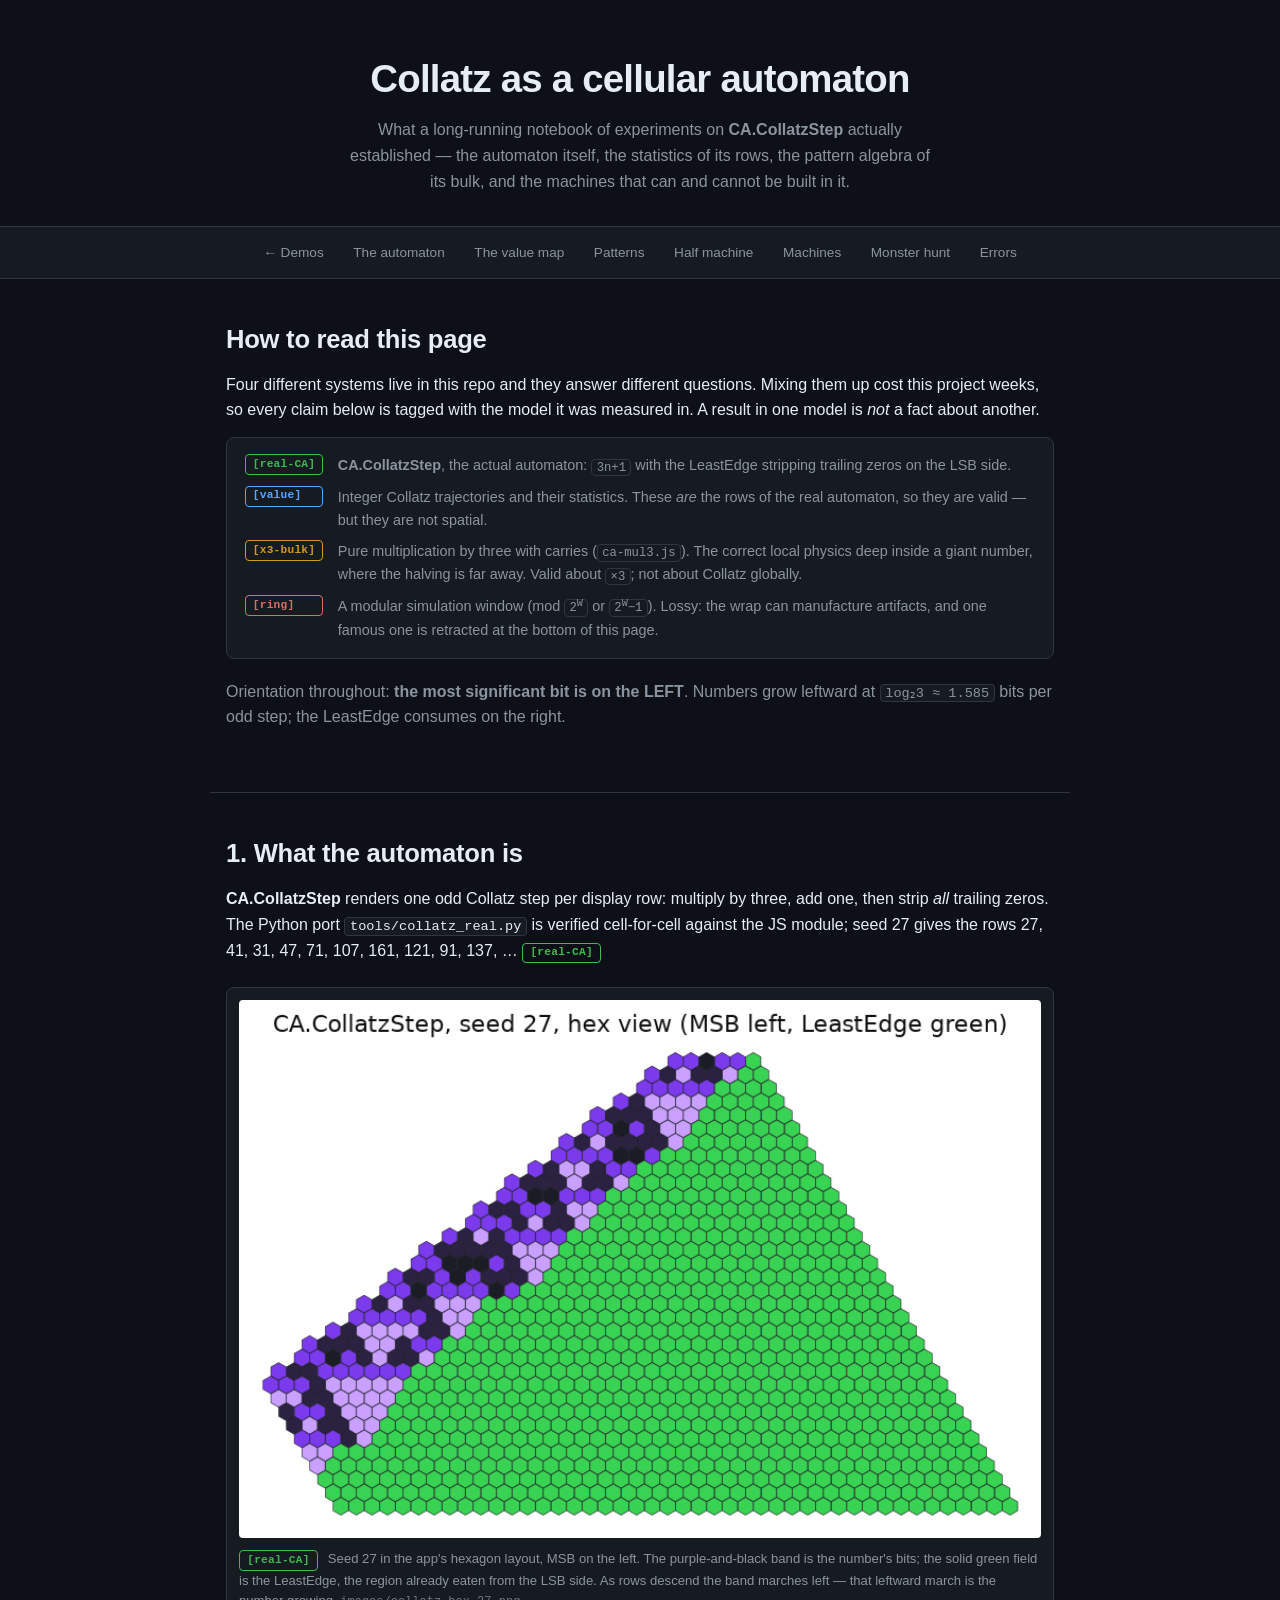
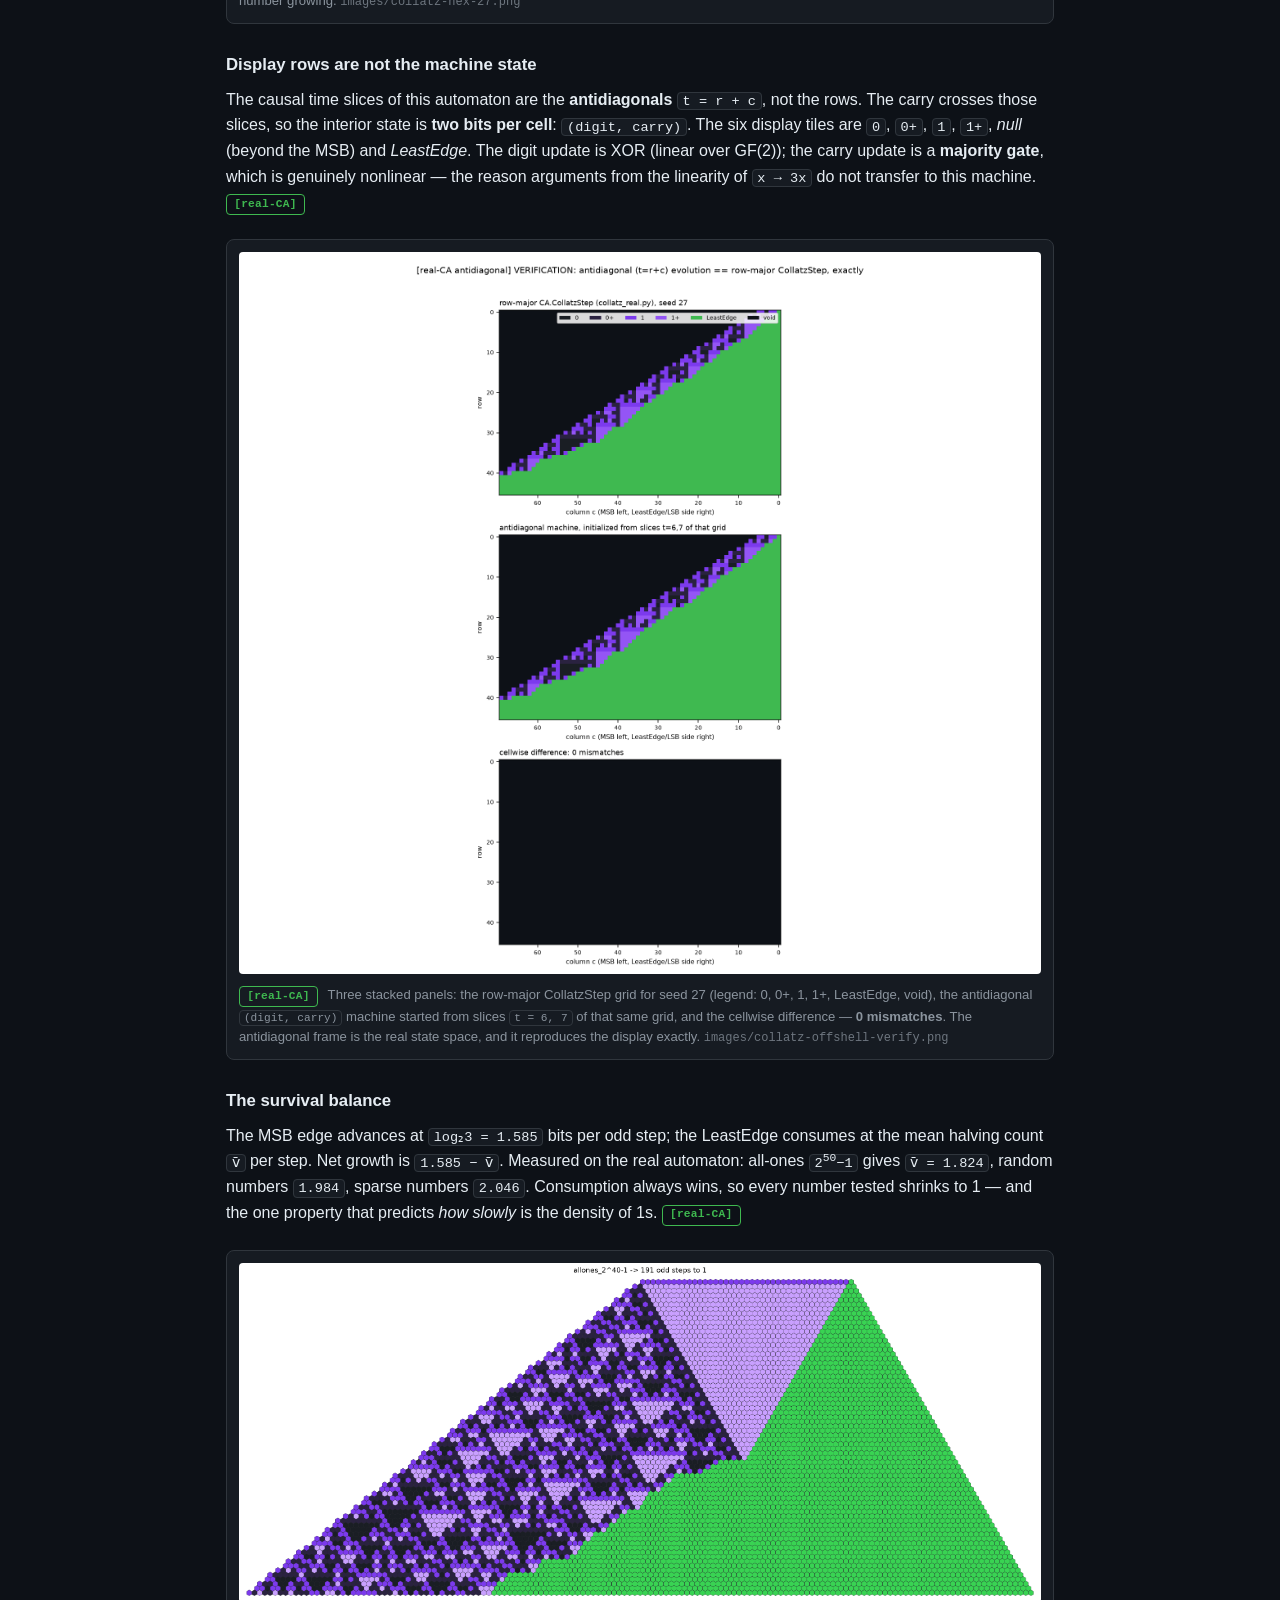
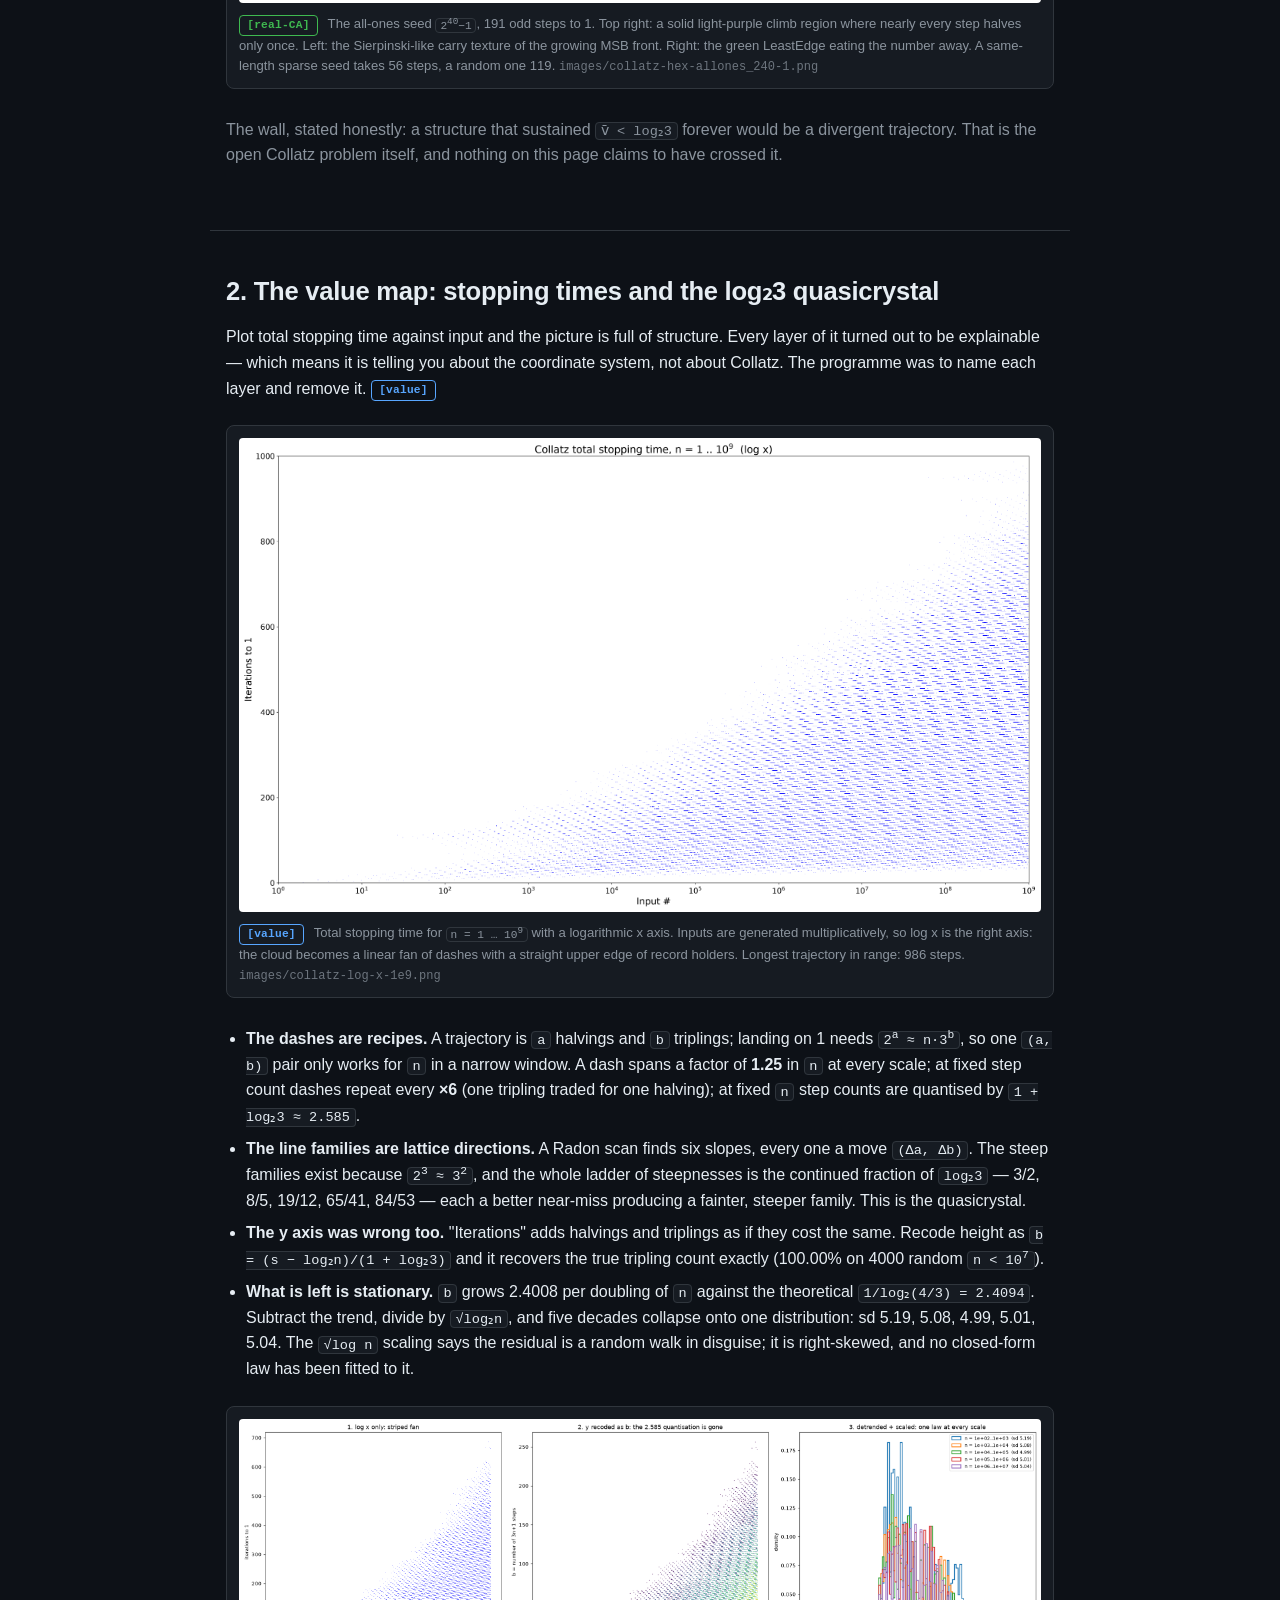
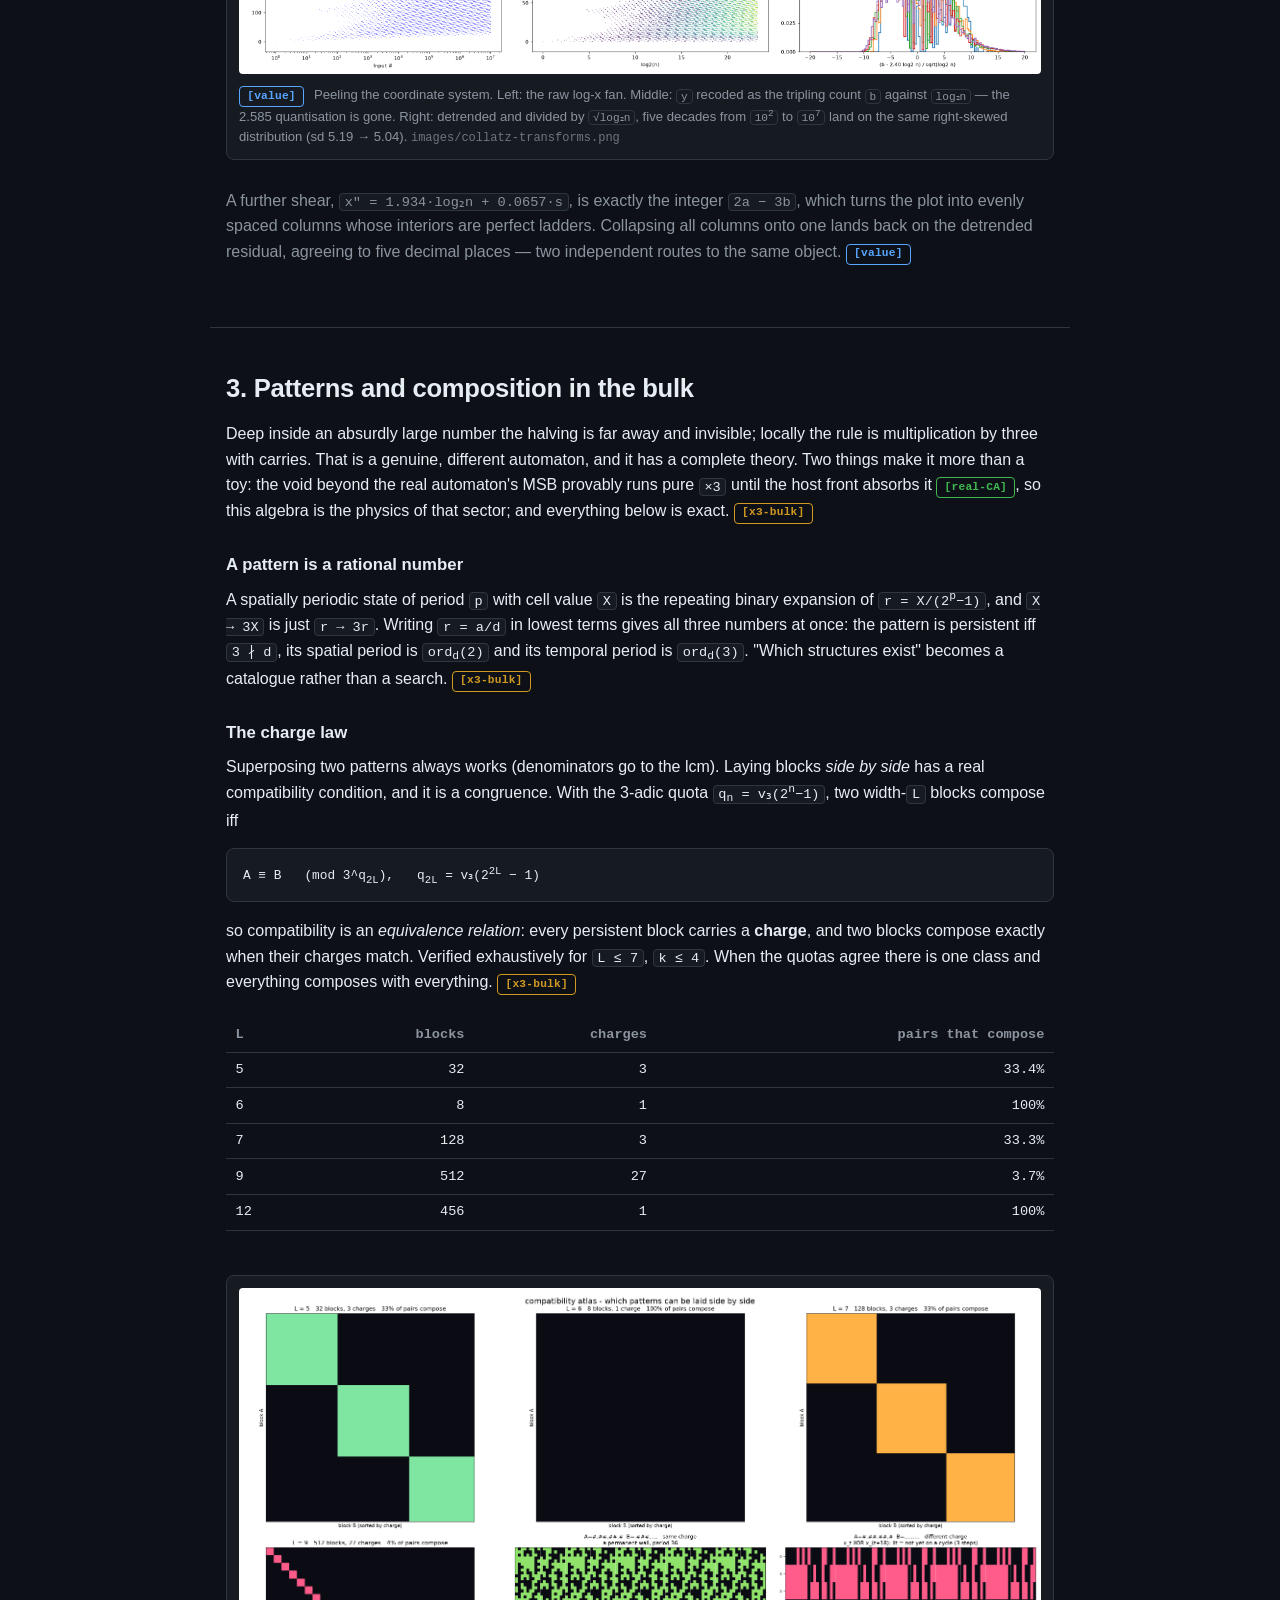
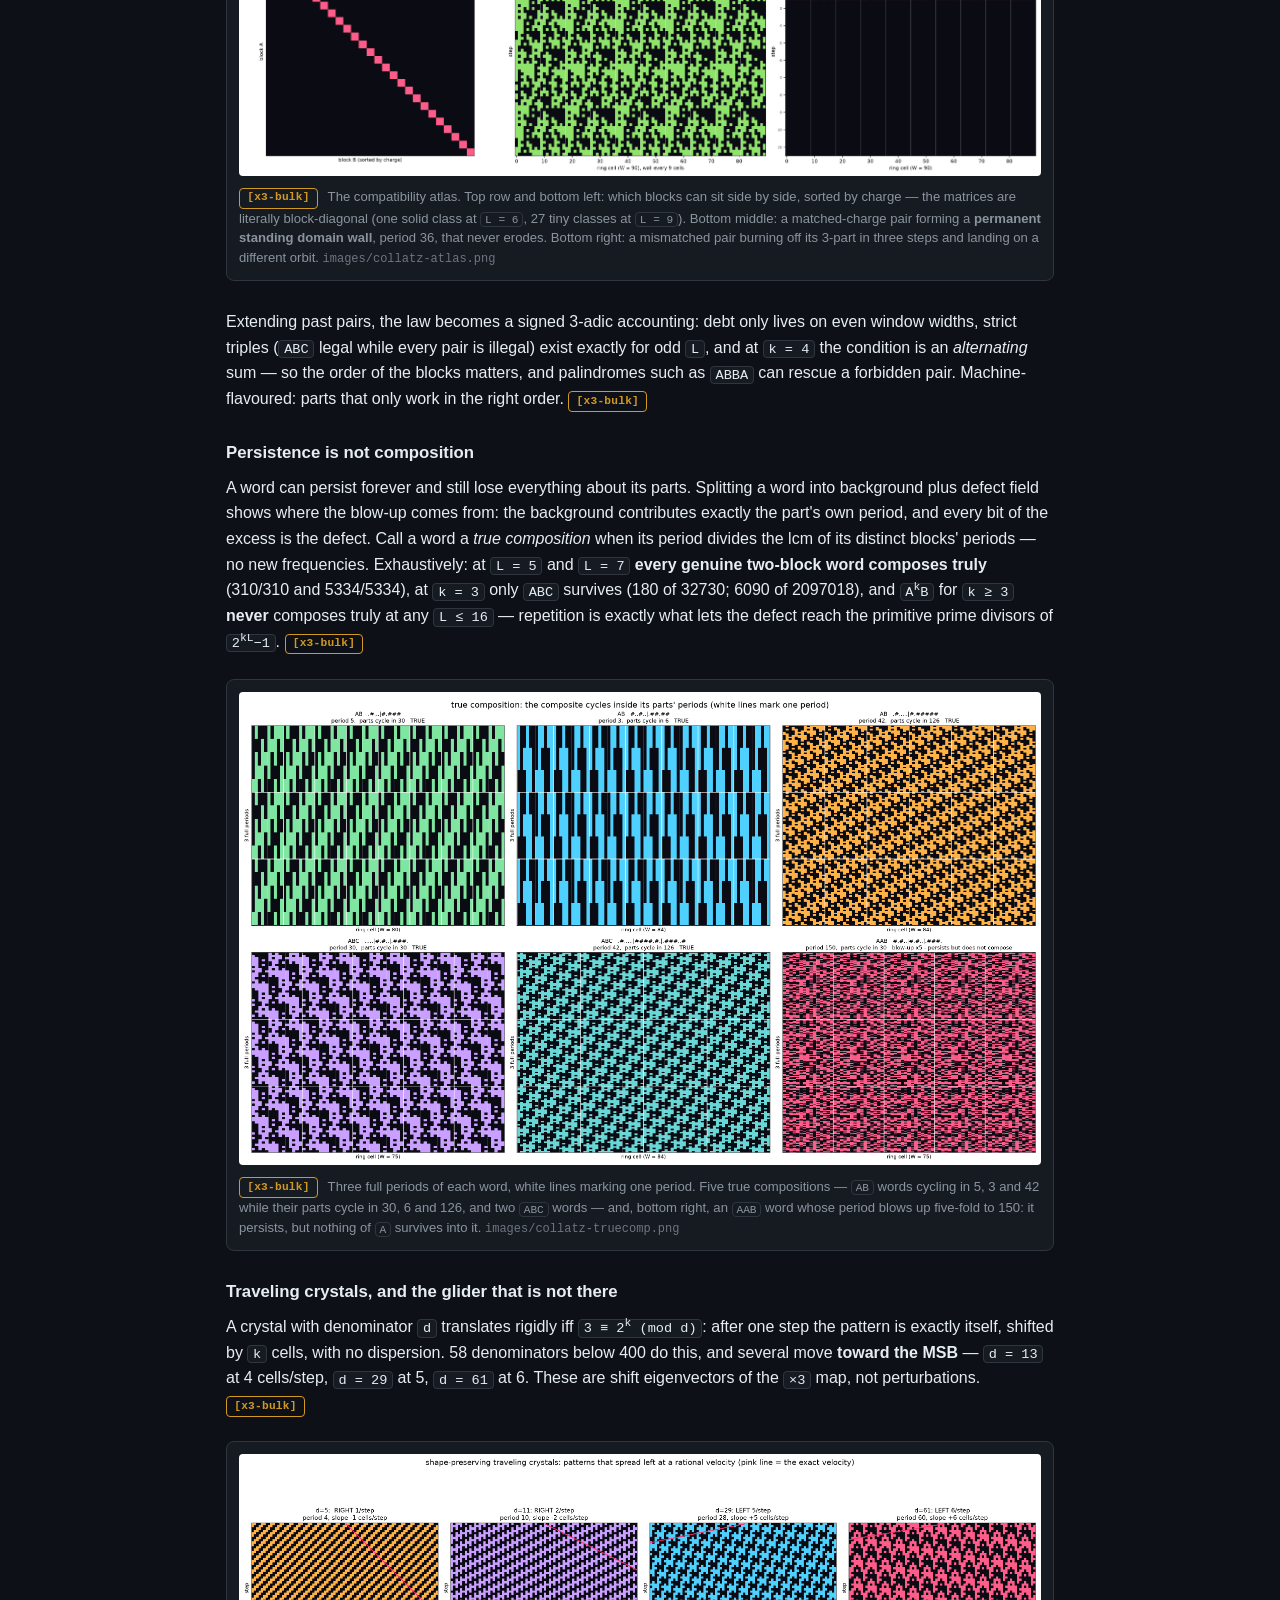
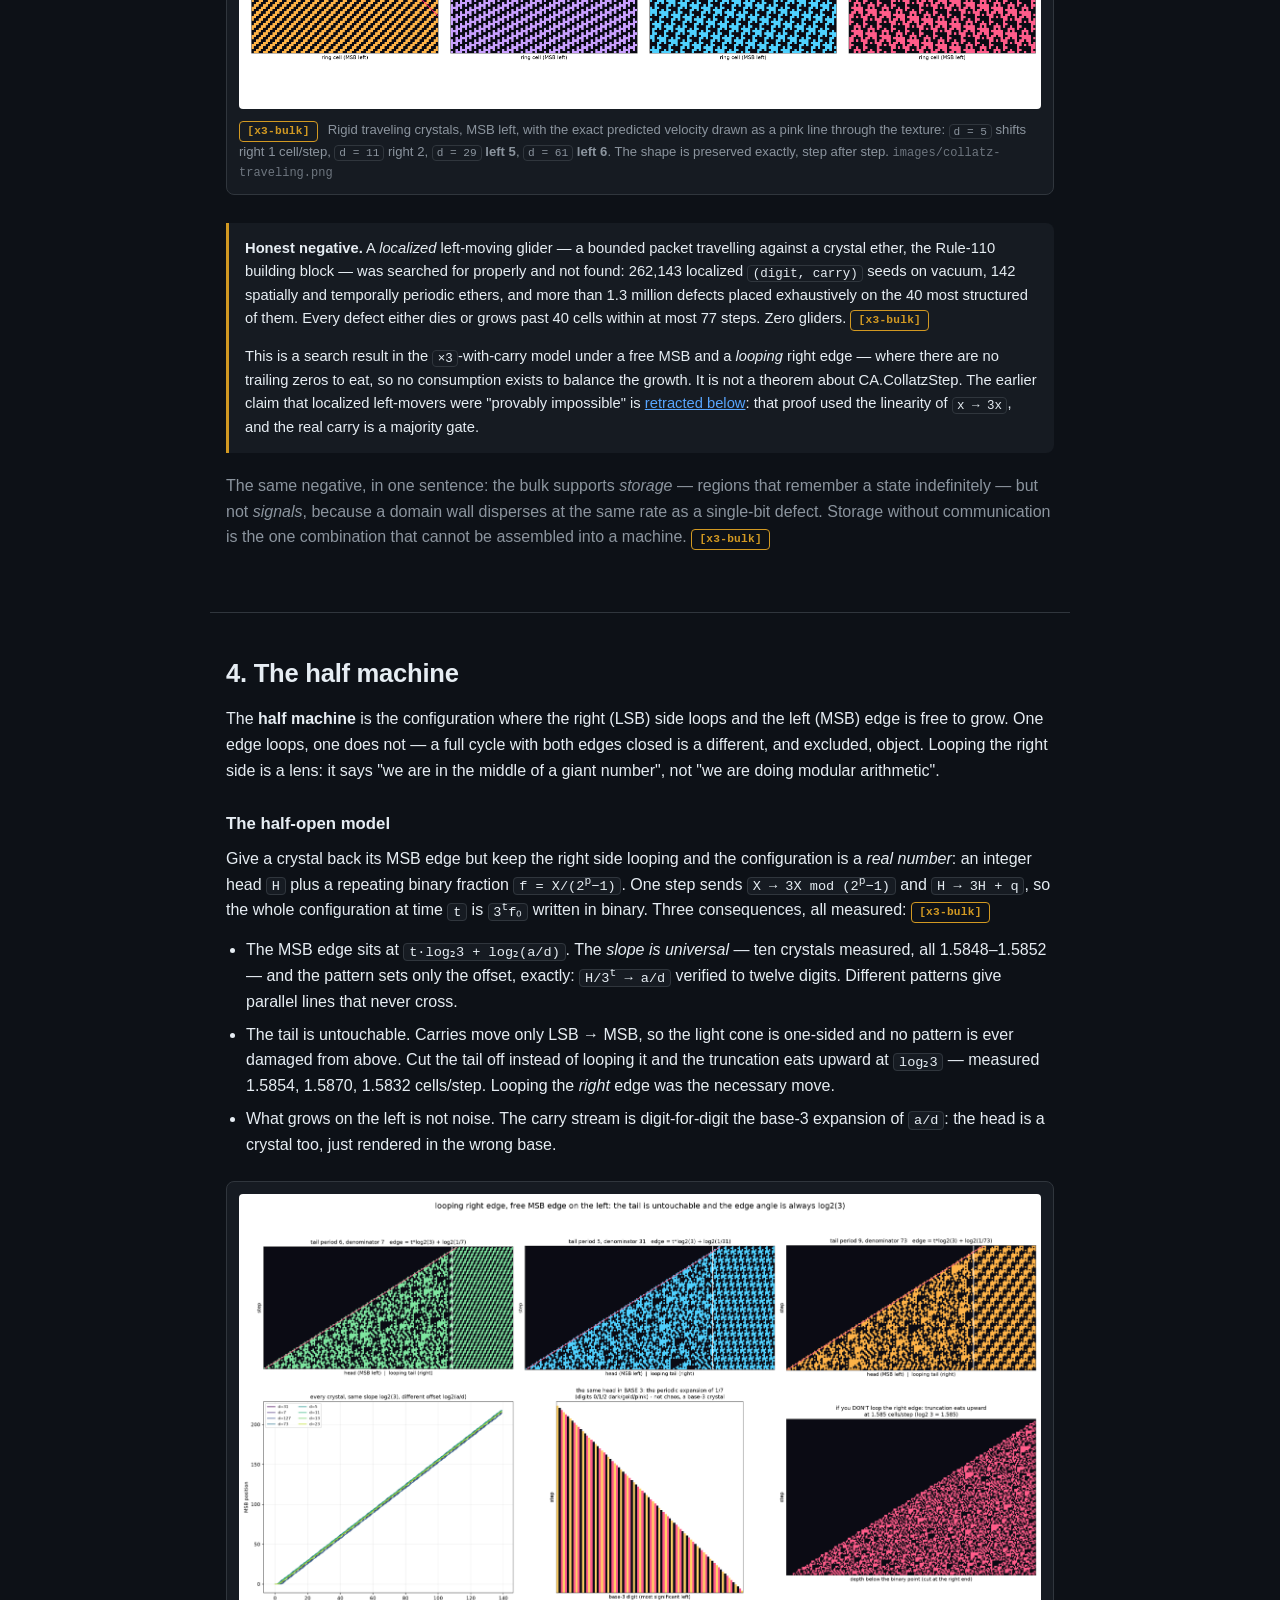
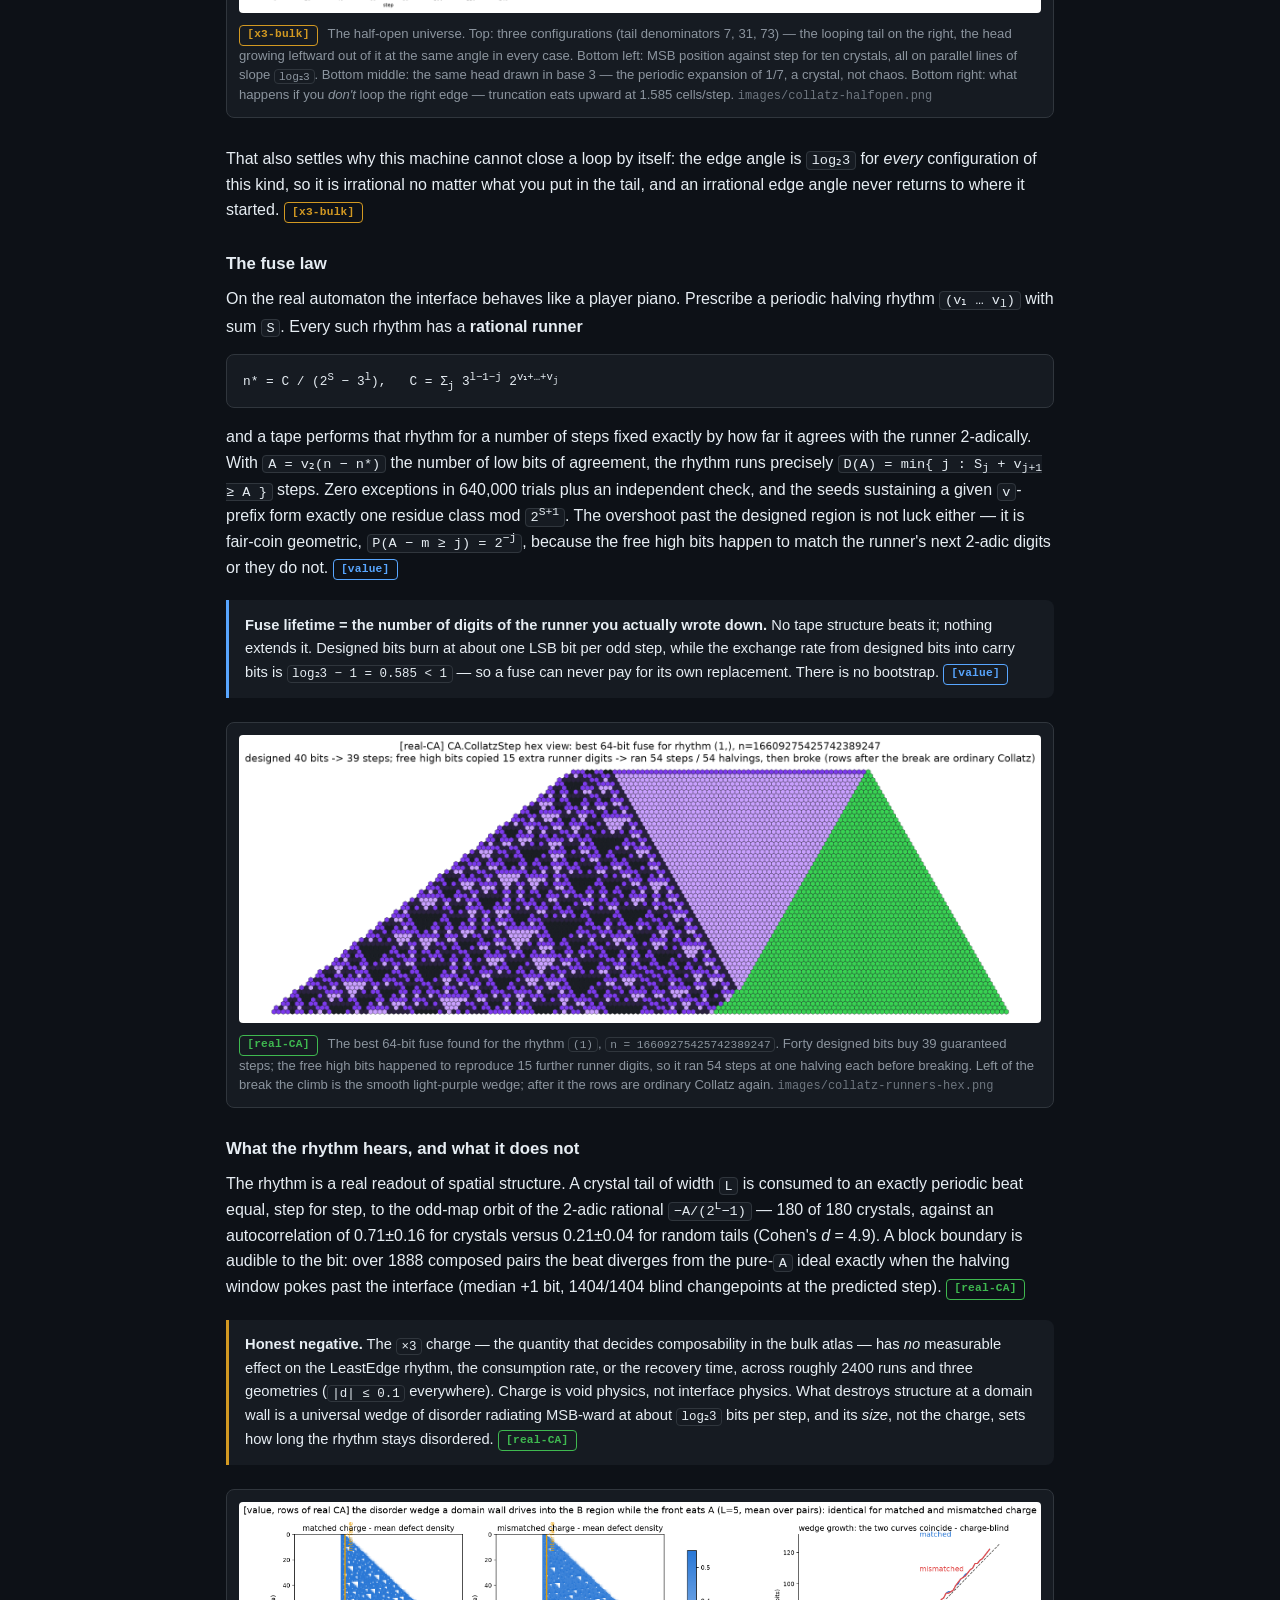
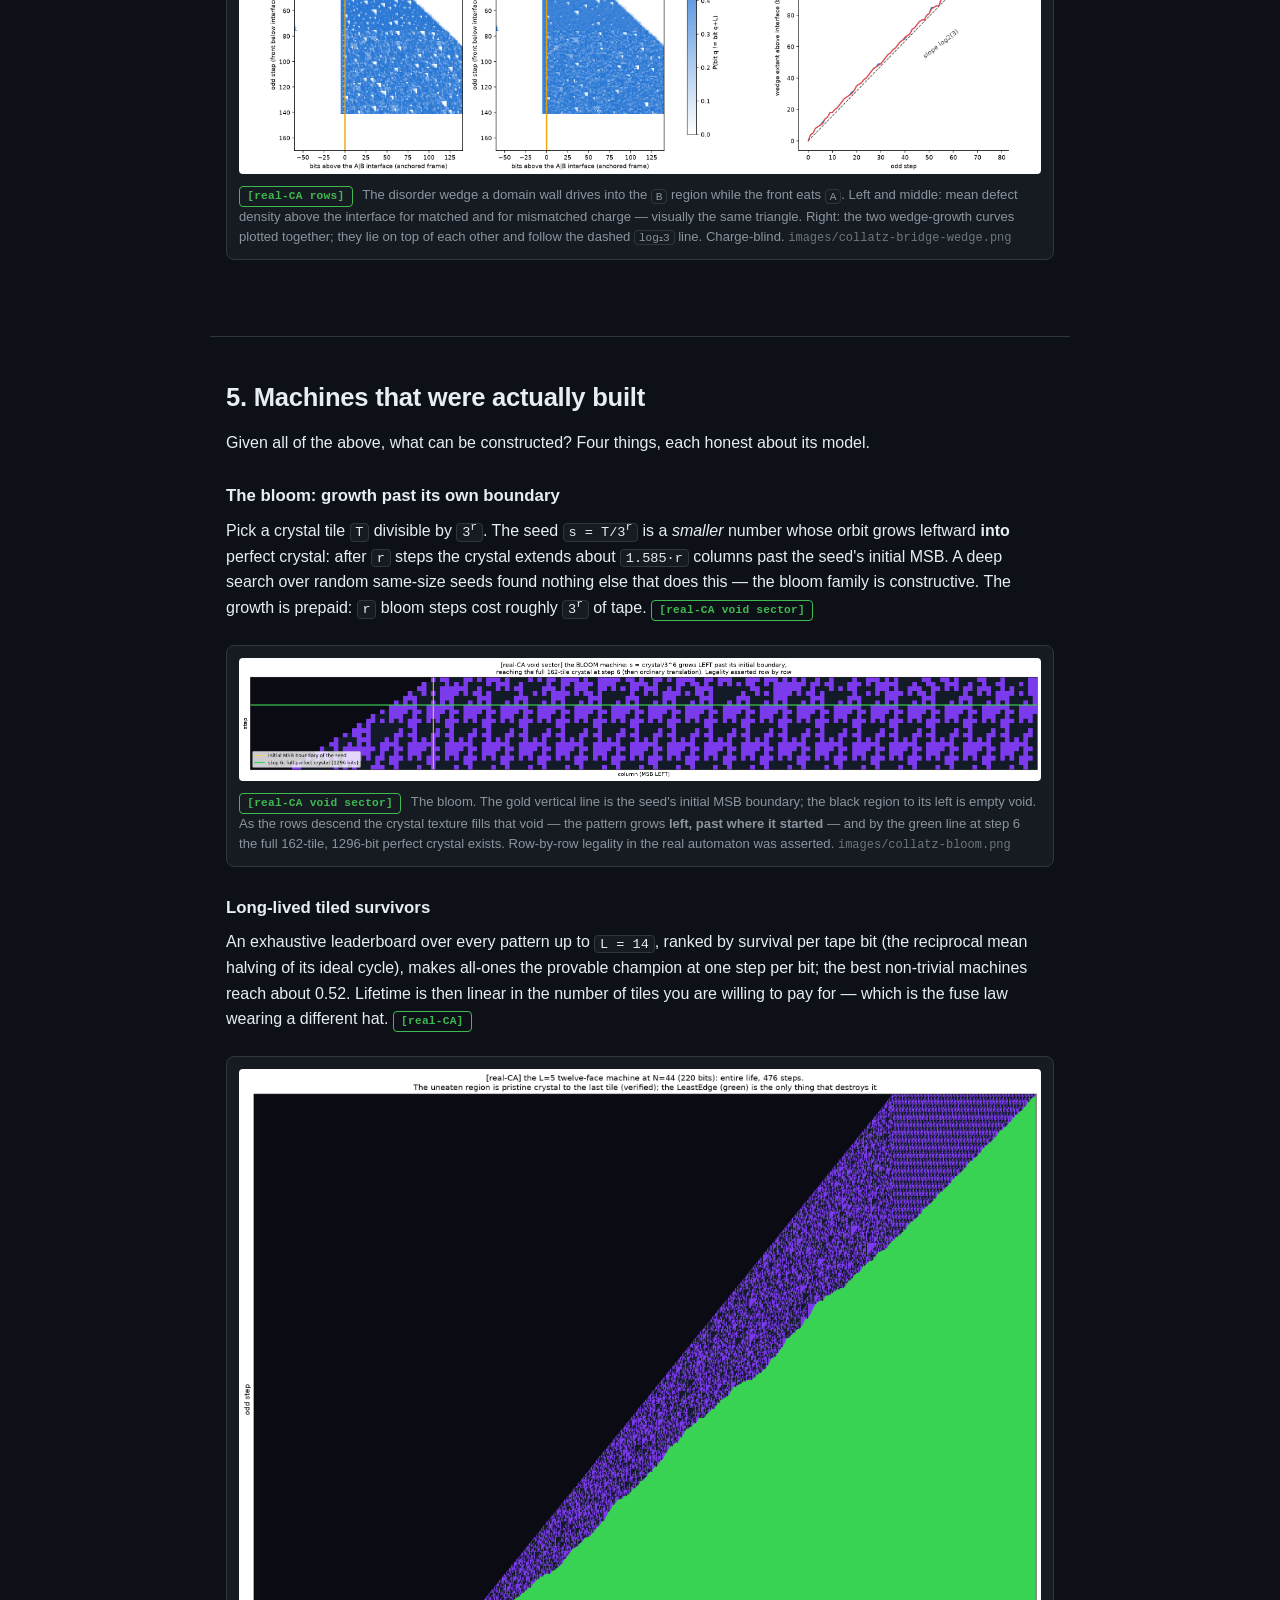
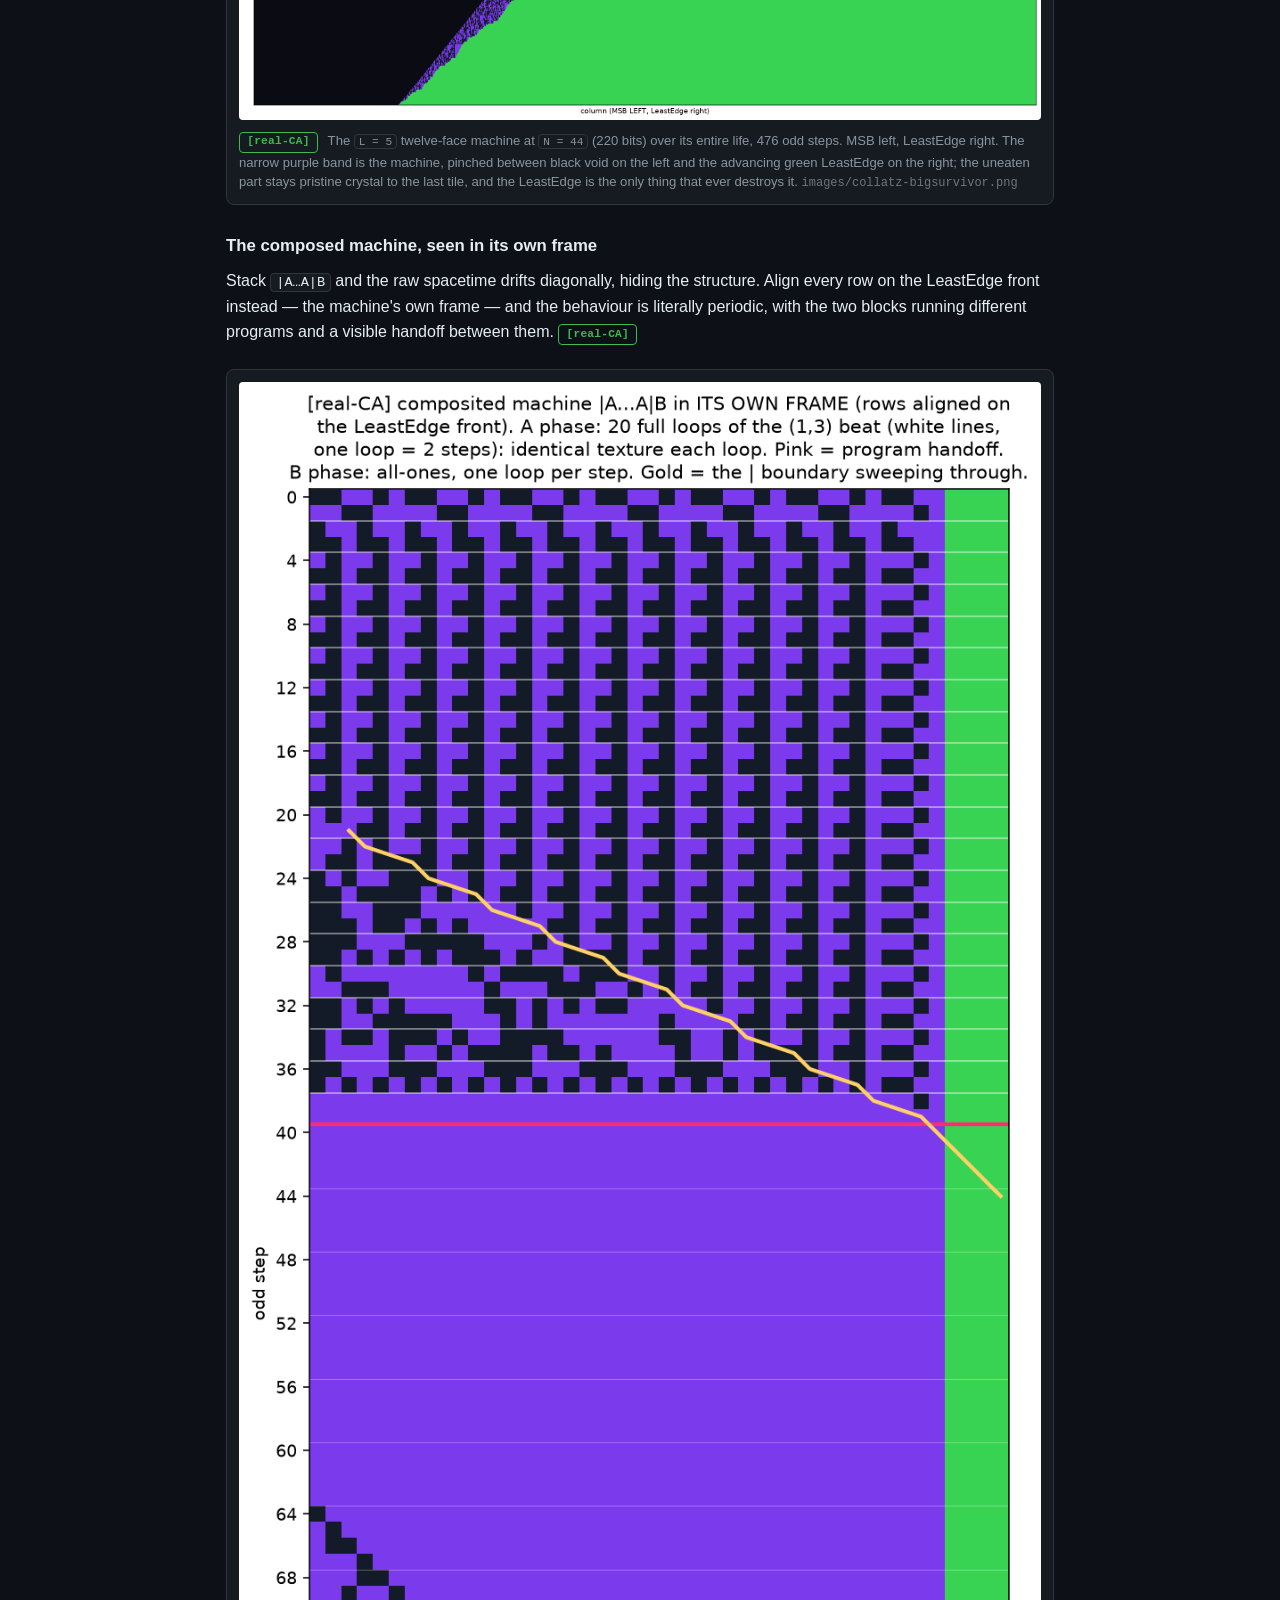
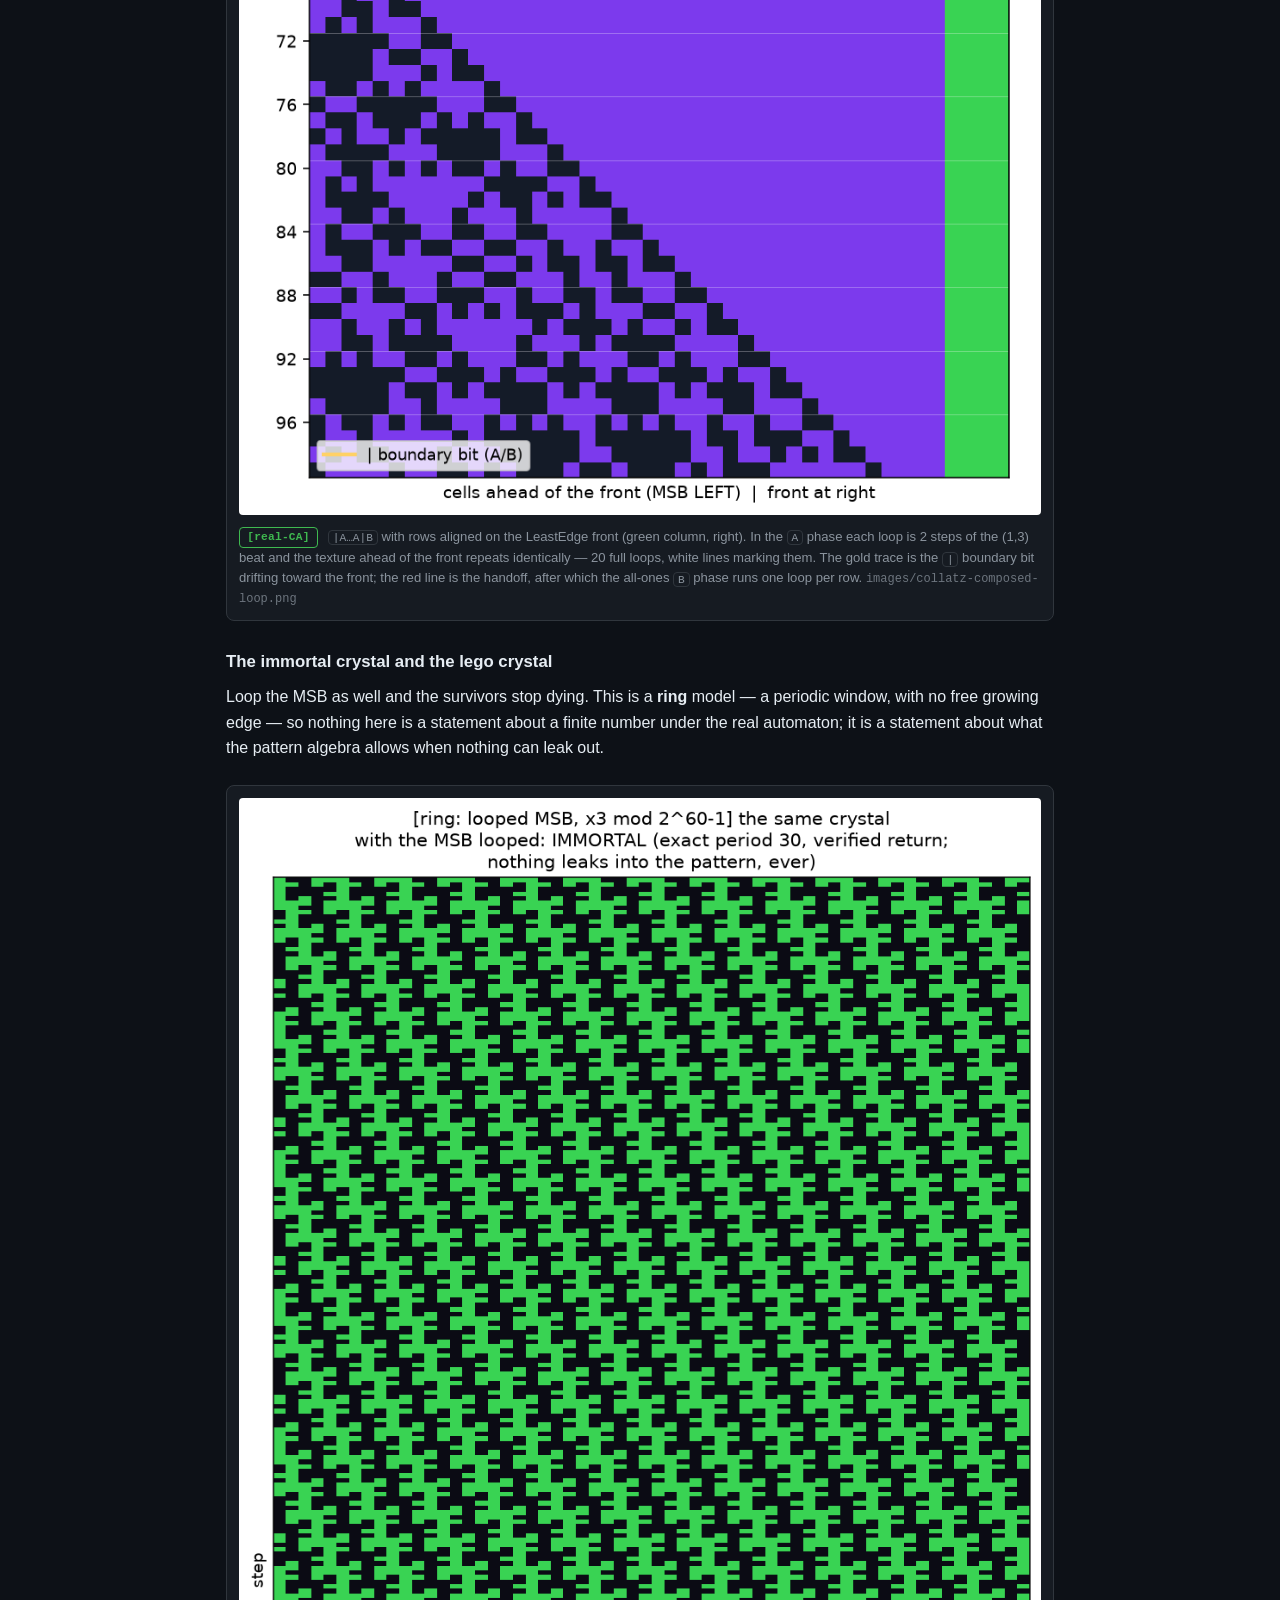
<file: findings.html>
<!DOCTYPE html>
<html lang="en">
<head>
  <meta charset="UTF-8">
  <meta name="viewport" content="width=device-width, initial-scale=1.0">
  <title>Collatz as a cellular automaton — findings</title>
  <link rel="stylesheet" href="style.css">
</head>
<body>

<header>
  <h1>Collatz as a cellular automaton</h1>
  <p>What a long-running notebook of experiments on <strong>CA.CollatzStep</strong> actually
     established — the automaton itself, the statistics of its rows, the pattern algebra of
     its bulk, and the machines that can and cannot be built in it.</p>
</header>

<nav>
  <a href="index.html">&larr; Demos</a>
  <a href="#automaton">The automaton</a>
  <a href="#value">The value map</a>
  <a href="#patterns">Patterns</a>
  <a href="#halfmachine">Half machine</a>
  <a href="#machines">Machines</a>
  <a href="#monster">Monster hunt</a>
  <a href="#errors">Errors</a>
</nav>

<!-- ============================================================ -->
<section class="findings" id="scope">
  <h2>How to read this page</h2>
  <p>Four different systems live in this repo and they answer different questions. Mixing them
     up cost this project weeks, so every claim below is tagged with the model it was measured
     in. A result in one model is <em>not</em> a fact about another.</p>
  <div class="scope-key">
    <span class="scope scope-real">[real-CA]</span>
    <div><strong>CA.CollatzStep</strong>, the actual automaton: <code>3n+1</code> with the
      LeastEdge stripping trailing zeros on the LSB side.</div>
    <span class="scope scope-value">[value]</span>
    <div>Integer Collatz trajectories and their statistics. These <em>are</em> the rows of the
      real automaton, so they are valid — but they are not spatial.</div>
    <span class="scope scope-bulk">[x3-bulk]</span>
    <div>Pure multiplication by three with carries (<code>ca-mul3.js</code>). The correct local
      physics deep inside a giant number, where the halving is far away. Valid about
      <code>&times;3</code>; not about Collatz globally.</div>
    <span class="scope scope-ring">[ring]</span>
    <div>A modular simulation window (mod <code>2<sup>W</sup></code> or
      <code>2<sup>W</sup>&minus;1</code>). Lossy: the wrap can manufacture artifacts, and one
      famous one is retracted at the bottom of this page.</div>
  </div>
  <p class="dim">Orientation throughout: <strong>the most significant bit is on the LEFT</strong>.
     Numbers grow leftward at <code>log&#8322;3 &asymp; 1.585</code> bits per odd step; the
     LeastEdge consumes on the right.</p>
</section>

<!-- ============================================================ -->
<section class="findings" id="automaton">
  <h2>1. What the automaton is</h2>

  <p><strong>CA.CollatzStep</strong> renders one odd Collatz step per display row: multiply by
    three, add one, then strip <em>all</em> trailing zeros. The Python port
    <code>tools/collatz_real.py</code> is verified cell-for-cell against the JS module; seed 27
    gives the rows 27, 41, 31, 47, 71, 107, 161, 121, 91, 137, &hellip;
    <span class="scope scope-real">[real-CA]</span></p>

  <figure class="fig">
    <img src="images/collatz-hex-27.png" alt="Hex render of CA.CollatzStep from seed 27">
    <figcaption><span class="scope scope-real">[real-CA]</span>
      Seed 27 in the app's hexagon layout, MSB on the left. The purple-and-black band is the
      number's bits; the solid green field is the LeastEdge, the region already eaten from the
      LSB side. As rows descend the band marches left — that leftward march is the number
      growing. <span class="file">images/collatz-hex-27.png</span></figcaption>
  </figure>

  <h3>Display rows are not the machine state</h3>
  <p>The causal time slices of this automaton are the <strong>antidiagonals</strong>
    <code>t = r + c</code>, not the rows. The carry crosses those slices, so the interior state
    is <strong>two bits per cell</strong>: <code>(digit, carry)</code>. The six display tiles are
    <code>0</code>, <code>0+</code>, <code>1</code>, <code>1+</code>, <em>null</em> (beyond the
    MSB) and <em>LeastEdge</em>. The digit update is XOR (linear over GF(2)); the carry update is
    a <strong>majority gate</strong>, which is genuinely nonlinear — the reason arguments from
    the linearity of <code>x &rarr; 3x</code> do not transfer to this machine.
    <span class="scope scope-real">[real-CA]</span></p>

  <figure class="fig">
    <img src="images/collatz-offshell-verify.png" alt="Row-major and antidiagonal simulators compared, zero mismatches">
    <figcaption><span class="scope scope-real">[real-CA]</span>
      Three stacked panels: the row-major CollatzStep grid for seed 27 (legend: 0, 0+, 1, 1+,
      LeastEdge, void), the antidiagonal <code>(digit, carry)</code> machine started from slices
      <code>t = 6, 7</code> of that same grid, and the cellwise difference — <strong>0
      mismatches</strong>. The antidiagonal frame is the real state space, and it reproduces the
      display exactly. <span class="file">images/collatz-offshell-verify.png</span></figcaption>
  </figure>

  <h3>The survival balance</h3>
  <p>The MSB edge advances at <code>log&#8322;3 = 1.585</code> bits per odd step; the LeastEdge
    consumes at the mean halving count <code>v&#772;</code> per step. Net growth is
    <code>1.585 &minus; v&#772;</code>. Measured on the real automaton: all-ones
    <code>2<sup>50</sup>&minus;1</code> gives <code>v&#772; = 1.824</code>, random numbers
    <code>1.984</code>, sparse numbers <code>2.046</code>. Consumption always wins, so every
    number tested shrinks to 1 — and the one property that predicts <em>how slowly</em> is the
    density of 1s. <span class="scope scope-real">[real-CA]</span></p>

  <figure class="fig">
    <img src="images/collatz-hex-allones_240-1.png" alt="Hex render of the all-ones seed 2^40-1 descending in 191 odd steps">
    <figcaption><span class="scope scope-real">[real-CA]</span>
      The all-ones seed <code>2<sup>40</sup>&minus;1</code>, 191 odd steps to 1. Top right: a
      solid light-purple climb region where nearly every step halves only once. Left: the
      Sierpinski-like carry texture of the growing MSB front. Right: the green LeastEdge eating
      the number away. A same-length sparse seed takes 56 steps, a random one 119.
      <span class="file">images/collatz-hex-allones_240-1.png</span></figcaption>
  </figure>

  <p class="dim">The wall, stated honestly: a structure that sustained
    <code>v&#772; &lt; log&#8322;3</code> forever would be a divergent trajectory. That is the
    open Collatz problem itself, and nothing on this page claims to have crossed it.</p>
</section>

<!-- ============================================================ -->
<section class="findings" id="value">
  <h2>2. The value map: stopping times and the log&#8322;3 quasicrystal</h2>

  <p>Plot total stopping time against input and the picture is full of structure. Every layer of
    it turned out to be explainable — which means it is telling you about the coordinate system,
    not about Collatz. The programme was to name each layer and remove it.
    <span class="scope scope-value">[value]</span></p>

  <figure class="fig">
    <img src="images/collatz-log-x-1e9.png" alt="Collatz total stopping time for n up to 10^9 on a log-x axis">
    <figcaption><span class="scope scope-value">[value]</span>
      Total stopping time for <code>n = 1 &hellip; 10<sup>9</sup></code> with a logarithmic x
      axis. Inputs are generated multiplicatively, so log x is the right axis: the cloud becomes
      a linear fan of dashes with a straight upper edge of record holders. Longest trajectory in
      range: 986 steps. <span class="file">images/collatz-log-x-1e9.png</span></figcaption>
  </figure>

  <ul>
    <li><strong>The dashes are recipes.</strong> A trajectory is <code>a</code> halvings and
      <code>b</code> triplings; landing on 1 needs <code>2<sup>a</sup> &asymp; n&middot;3<sup>b</sup></code>,
      so one <code>(a, b)</code> pair only works for <code>n</code> in a narrow window. A dash spans a
      factor of <strong>1.25</strong> in <code>n</code> at every scale; at fixed step count dashes
      repeat every <strong>&times;6</strong> (one tripling traded for one halving); at fixed
      <code>n</code> step counts are quantised by <code>1 + log&#8322;3 &asymp; 2.585</code>.</li>
    <li><strong>The line families are lattice directions.</strong> A Radon scan finds six slopes,
      every one a move <code>(&Delta;a, &Delta;b)</code>. The steep families exist because
      <code>2<sup>3</sup> &asymp; 3<sup>2</sup></code>, and the whole ladder of steepnesses is the
      continued fraction of <code>log&#8322;3</code> — 3/2, 8/5, 19/12, 65/41, 84/53 — each a better
      near-miss producing a fainter, steeper family. This is the quasicrystal.</li>
    <li><strong>The y axis was wrong too.</strong> "Iterations" adds halvings and triplings as if
      they cost the same. Recode height as <code>b = (s &minus; log&#8322;n)/(1 + log&#8322;3)</code>
      and it recovers the true tripling count exactly (100.00% on 4000 random
      <code>n &lt; 10<sup>7</sup></code>).</li>
    <li><strong>What is left is stationary.</strong> <code>b</code> grows 2.4008 per doubling of
      <code>n</code> against the theoretical <code>1/log&#8322;(4/3) = 2.4094</code>. Subtract the
      trend, divide by <code>&radic;log&#8322;n</code>, and five decades collapse onto one
      distribution: sd 5.19, 5.08, 4.99, 5.01, 5.04. The <code>&radic;log n</code> scaling says the
      residual is a random walk in disguise; it is right-skewed, and no closed-form law has been
      fitted to it.</li>
  </ul>

  <figure class="fig">
    <img src="images/collatz-transforms.png" alt="Three panels: raw log-x fan, y recoded as tripling count, detrended residual collapsing across decades">
    <figcaption><span class="scope scope-value">[value]</span>
      Peeling the coordinate system. Left: the raw log-x fan. Middle: <code>y</code> recoded as
      the tripling count <code>b</code> against <code>log&#8322;n</code> — the 2.585 quantisation
      is gone. Right: detrended and divided by <code>&radic;log&#8322;n</code>, five decades from
      <code>10<sup>2</sup></code> to <code>10<sup>7</sup></code> land on the same right-skewed
      distribution (sd 5.19 &rarr; 5.04).
      <span class="file">images/collatz-transforms.png</span></figcaption>
  </figure>

  <p class="dim">A further shear, <code>x&Prime; = 1.934&middot;log&#8322;n + 0.0657&middot;s</code>,
    is exactly the integer <code>2a &minus; 3b</code>, which turns the plot into evenly spaced
    columns whose interiors are perfect ladders. Collapsing all columns onto one lands back on the
    detrended residual, agreeing to five decimal places — two independent routes to the same
    object. <span class="scope scope-value">[value]</span></p>
</section>

<!-- ============================================================ -->
<section class="findings" id="patterns">
  <h2>3. Patterns and composition in the bulk</h2>

  <p>Deep inside an absurdly large number the halving is far away and invisible; locally the rule
    is multiplication by three with carries. That is a genuine, different automaton, and it has a
    complete theory. Two things make it more than a toy: the void beyond the real automaton's MSB
    provably runs pure <code>&times;3</code> until the host front absorbs it
    <span class="scope scope-real">[real-CA]</span>, so this algebra is the physics of that
    sector; and everything below is exact.
    <span class="scope scope-bulk">[x3-bulk]</span></p>

  <h3>A pattern is a rational number</h3>
  <p>A spatially periodic state of period <code>p</code> with cell value <code>X</code> is the
    repeating binary expansion of <code>r = X/(2<sup>p</sup>&minus;1)</code>, and
    <code>X &rarr; 3X</code> is just <code>r &rarr; 3r</code>. Writing <code>r = a/d</code> in
    lowest terms gives all three numbers at once: the pattern is persistent iff
    <code>3 &#8740; d</code>, its spatial period is <code>ord<sub>d</sub>(2)</code> and its
    temporal period is <code>ord<sub>d</sub>(3)</code>. "Which structures exist" becomes a
    catalogue rather than a search. <span class="scope scope-bulk">[x3-bulk]</span></p>

  <h3>The charge law</h3>
  <p>Superposing two patterns always works (denominators go to the lcm). Laying blocks
    <em>side by side</em> has a real compatibility condition, and it is a congruence. With the
    3-adic quota <code>q<sub>n</sub> = v&#8323;(2<sup>n</sup>&minus;1)</code>, two width-<code>L</code>
    blocks compose iff</p>
  <pre><code>A &equiv; B   (mod 3^q<sub>2L</sub>),   q<sub>2L</sub> = v&#8323;(2<sup>2L</sup> &minus; 1)</code></pre>
  <p>so compatibility is an <em>equivalence relation</em>: every persistent block carries a
    <strong>charge</strong>, and two blocks compose exactly when their charges match. Verified
    exhaustively for <code>L &le; 7</code>, <code>k &le; 4</code>. When the quotas agree there is
    one class and everything composes with everything.
    <span class="scope scope-bulk">[x3-bulk]</span></p>

  <div class="table-wrap">
  <table class="data">
    <thead><tr><th>L</th><th>blocks</th><th>charges</th><th>pairs that compose</th></tr></thead>
    <tbody>
      <tr><td>5</td><td>32</td><td>3</td><td>33.4%</td></tr>
      <tr><td>6</td><td>8</td><td>1</td><td>100%</td></tr>
      <tr><td>7</td><td>128</td><td>3</td><td>33.3%</td></tr>
      <tr><td>9</td><td>512</td><td>27</td><td>3.7%</td></tr>
      <tr><td>12</td><td>456</td><td>1</td><td>100%</td></tr>
    </tbody>
  </table>
  </div>

  <figure class="fig">
    <img src="images/collatz-atlas.png" alt="Compatibility atlas: charge-sorted matrices are block diagonal, plus a permanent wall and a mismatched pair">
    <figcaption><span class="scope scope-bulk">[x3-bulk]</span>
      The compatibility atlas. Top row and bottom left: which blocks can sit side by side, sorted
      by charge — the matrices are literally block-diagonal (one solid class at
      <code>L = 6</code>, 27 tiny classes at <code>L = 9</code>). Bottom middle: a matched-charge
      pair forming a <strong>permanent standing domain wall</strong>, period 36, that never
      erodes. Bottom right: a mismatched pair burning off its 3-part in three steps and landing on
      a different orbit. <span class="file">images/collatz-atlas.png</span></figcaption>
  </figure>

  <p>Extending past pairs, the law becomes a signed 3-adic accounting: debt only lives on even
    window widths, strict triples (<code>ABC</code> legal while every pair is illegal) exist
    exactly for odd <code>L</code>, and at <code>k = 4</code> the condition is an
    <em>alternating</em> sum — so the order of the blocks matters, and palindromes such as
    <code>ABBA</code> can rescue a forbidden pair. Machine-flavoured: parts that only work in the
    right order. <span class="scope scope-bulk">[x3-bulk]</span></p>

  <h3>Persistence is not composition</h3>
  <p>A word can persist forever and still lose everything about its parts. Splitting a word into
    background plus defect field shows where the blow-up comes from: the background contributes
    exactly the part's own period, and every bit of the excess is the defect. Call a word a
    <em>true composition</em> when its period divides the lcm of its distinct blocks' periods —
    no new frequencies. Exhaustively: at <code>L = 5</code> and <code>L = 7</code> <strong>every
    genuine two-block word composes truly</strong> (310/310 and 5334/5334), at <code>k = 3</code>
    only <code>ABC</code> survives (180 of 32730; 6090 of 2097018), and
    <code>A<sup>k</sup>B</code> for <code>k &ge; 3</code> <strong>never</strong> composes truly at
    any <code>L &le; 16</code> — repetition is exactly what lets the defect reach the primitive
    prime divisors of <code>2<sup>kL</sup>&minus;1</code>.
    <span class="scope scope-bulk">[x3-bulk]</span></p>

  <figure class="fig">
    <img src="images/collatz-truecomp.png" alt="Six ring spacetimes showing true compositions and one persisting non-composition">
    <figcaption><span class="scope scope-bulk">[x3-bulk]</span>
      Three full periods of each word, white lines marking one period. Five true compositions —
      <code>AB</code> words cycling in 5, 3 and 42 while their parts cycle in 30, 6 and 126, and
      two <code>ABC</code> words — and, bottom right, an <code>AAB</code> word whose period blows
      up five-fold to 150: it persists, but nothing of <code>A</code> survives into it.
      <span class="file">images/collatz-truecomp.png</span></figcaption>
  </figure>

  <h3>Traveling crystals, and the glider that is not there</h3>
  <p>A crystal with denominator <code>d</code> translates rigidly iff
    <code>3 &equiv; 2<sup>k</sup> (mod d)</code>: after one step the pattern is exactly itself,
    shifted by <code>k</code> cells, with no dispersion. 58 denominators below 400 do this, and
    several move <strong>toward the MSB</strong> — <code>d = 13</code> at 4 cells/step,
    <code>d = 29</code> at 5, <code>d = 61</code> at 6. These are shift eigenvectors of the
    <code>&times;3</code> map, not perturbations.
    <span class="scope scope-bulk">[x3-bulk]</span></p>

  <figure class="fig">
    <img src="images/collatz-traveling.png" alt="Four ring spacetimes of rigidly translating crystals with their exact velocities drawn">
    <figcaption><span class="scope scope-bulk">[x3-bulk]</span>
      Rigid traveling crystals, MSB left, with the exact predicted velocity drawn as a pink line
      through the texture: <code>d = 5</code> shifts right 1 cell/step, <code>d = 11</code> right
      2, <code>d = 29</code> <strong>left 5</strong>, <code>d = 61</code> <strong>left 6</strong>.
      The shape is preserved exactly, step after step.
      <span class="file">images/collatz-traveling.png</span></figcaption>
  </figure>

  <div class="callout negative">
    <p><strong>Honest negative.</strong> A <em>localized</em> left-moving glider — a bounded
      packet travelling against a crystal ether, the Rule-110 building block — was searched for
      properly and not found: 262,143 localized <code>(digit, carry)</code> seeds on vacuum, 142
      spatially and temporally periodic ethers, and more than 1.3 million defects placed
      exhaustively on the 40 most structured of them. Every defect either dies or grows past 40
      cells within at most 77 steps. Zero gliders.
      <span class="scope scope-bulk">[x3-bulk]</span></p>
    <p style="margin-bottom:0">This is a search result in the <code>&times;3</code>-with-carry
      model under a free MSB and a <em>looping</em> right edge — where there are no trailing zeros
      to eat, so no consumption exists to balance the growth. It is not a theorem about
      CA.CollatzStep. The earlier claim that localized left-movers were "provably impossible" is
      <a href="#errors">retracted below</a>: that proof used the linearity of
      <code>x &rarr; 3x</code>, and the real carry is a majority gate.</p>
  </div>

  <p class="dim">The same negative, in one sentence: the bulk supports <em>storage</em> — regions
    that remember a state indefinitely — but not <em>signals</em>, because a domain wall disperses
    at the same rate as a single-bit defect. Storage without communication is the one combination
    that cannot be assembled into a machine.
    <span class="scope scope-bulk">[x3-bulk]</span></p>
</section>

<!-- ============================================================ -->
<section class="findings" id="halfmachine">
  <h2>4. The half machine</h2>

  <p>The <strong>half machine</strong> is the configuration where the right (LSB) side loops and
    the left (MSB) edge is free to grow. One edge loops, one does not — a full cycle with both
    edges closed is a different, and excluded, object. Looping the right side is a lens: it says
    "we are in the middle of a giant number", not "we are doing modular arithmetic".</p>

  <h3>The half-open model</h3>
  <p>Give a crystal back its MSB edge but keep the right side looping and the configuration is a
    <em>real number</em>: an integer head <code>H</code> plus a repeating binary fraction
    <code>f = X/(2<sup>p</sup>&minus;1)</code>. One step sends
    <code>X &rarr; 3X mod (2<sup>p</sup>&minus;1)</code> and <code>H &rarr; 3H + q</code>, so the
    whole configuration at time <code>t</code> is <code>3<sup>t</sup>f&#8320;</code> written in
    binary. Three consequences, all measured:
    <span class="scope scope-bulk">[x3-bulk]</span></p>
  <ul>
    <li>The MSB edge sits at <code>t&middot;log&#8322;3 + log&#8322;(a/d)</code>. The
      <em>slope is universal</em> — ten crystals measured, all 1.5848–1.5852 — and the pattern
      sets only the offset, exactly: <code>H/3<sup>t</sup> &rarr; a/d</code> verified to twelve
      digits. Different patterns give parallel lines that never cross.</li>
    <li>The tail is untouchable. Carries move only LSB &rarr; MSB, so the light cone is one-sided
      and no pattern is ever damaged from above. Cut the tail off instead of looping it and the
      truncation eats upward at <code>log&#8322;3</code> — measured 1.5854, 1.5870, 1.5832
      cells/step. Looping the <em>right</em> edge was the necessary move.</li>
    <li>What grows on the left is not noise. The carry stream is digit-for-digit the base-3
      expansion of <code>a/d</code>: the head is a crystal too, just rendered in the wrong base.</li>
  </ul>

  <figure class="fig">
    <img src="images/collatz-halfopen.png" alt="Six panels of the half-open universe: head and looping tail, the universal log2(3) slope, the base-3 head, and truncation eating upward">
    <figcaption><span class="scope scope-bulk">[x3-bulk]</span>
      The half-open universe. Top: three configurations (tail denominators 7, 31, 73) — the
      looping tail on the right, the head growing leftward out of it at the same angle in every
      case. Bottom left: MSB position against step for ten crystals, all on parallel lines of
      slope <code>log&#8322;3</code>. Bottom middle: the same head drawn in base 3 — the periodic
      expansion of 1/7, a crystal, not chaos. Bottom right: what happens if you <em>don't</em>
      loop the right edge — truncation eats upward at 1.585 cells/step.
      <span class="file">images/collatz-halfopen.png</span></figcaption>
  </figure>

  <p>That also settles why this machine cannot close a loop by itself: the edge angle is
    <code>log&#8322;3</code> for <em>every</em> configuration of this kind, so it is irrational no
    matter what you put in the tail, and an irrational edge angle never returns to where it
    started. <span class="scope scope-bulk">[x3-bulk]</span></p>

  <h3>The fuse law</h3>
  <p>On the real automaton the interface behaves like a player piano. Prescribe a periodic halving
    rhythm <code>(v&#8321; &hellip; v<sub>l</sub>)</code> with sum <code>S</code>. Every such
    rhythm has a <strong>rational runner</strong></p>
  <pre><code>n* = C / (2<sup>S</sup> &minus; 3<sup>l</sup>),   C = &Sigma;<sub>j</sub> 3<sup>l&minus;1&minus;j</sup> 2<sup>v&#8321;+&hellip;+v<sub>j</sub></sup></code></pre>
  <p>and a tape performs that rhythm for a number of steps fixed exactly by how far it agrees with
    the runner 2-adically. With <code>A = v&#8322;(n &minus; n*)</code> the number of low bits of
    agreement, the rhythm runs precisely
    <code>D(A) = min{ j : S<sub>j</sub> + v<sub>j+1</sub> &ge; A }</code> steps. Zero exceptions in
    640,000 trials plus an independent check, and the seeds sustaining a given <code>v</code>-prefix
    form exactly one residue class mod <code>2<sup>S+1</sup></code>. The overshoot past the designed
    region is not luck either — it is fair-coin geometric,
    <code>P(A &minus; m &ge; j) = 2<sup>&minus;j</sup></code>, because the free high bits happen to
    match the runner's next 2-adic digits or they do not.
    <span class="scope scope-value">[value]</span></p>

  <div class="callout">
    <strong>Fuse lifetime = the number of digits of the runner you actually wrote down.</strong>
    No tape structure beats it; nothing extends it. Designed bits burn at about one LSB bit per odd
    step, while the exchange rate from designed bits into carry bits is
    <code>log&#8322;3 &minus; 1 = 0.585 &lt; 1</code> — so a fuse can never pay for its own
    replacement. There is no bootstrap.
    <span class="scope scope-value">[value]</span>
  </div>

  <figure class="fig">
    <img src="images/collatz-runners-hex.png" alt="Hex render of the best 64-bit fuse for the all-halvings-equal-one rhythm">
    <figcaption><span class="scope scope-real">[real-CA]</span>
      The best 64-bit fuse found for the rhythm <code>(1)</code>,
      <code>n = 16609275425742389247</code>. Forty designed bits buy 39 guaranteed steps; the free
      high bits happened to reproduce 15 further runner digits, so it ran 54 steps at one halving
      each before breaking. Left of the break the climb is the smooth light-purple wedge; after it
      the rows are ordinary Collatz again.
      <span class="file">images/collatz-runners-hex.png</span></figcaption>
  </figure>

  <h3>What the rhythm hears, and what it does not</h3>
  <p>The rhythm is a real readout of spatial structure. A crystal tail of width <code>L</code> is
    consumed to an exactly periodic beat equal, step for step, to the odd-map orbit of the 2-adic
    rational <code>&minus;A/(2<sup>L</sup>&minus;1)</code> — 180 of 180 crystals, against an
    autocorrelation of 0.71&plusmn;0.16 for crystals versus 0.21&plusmn;0.04 for random tails
    (Cohen's <em>d</em> = 4.9). A block boundary is audible to the bit: over 1888 composed pairs
    the beat diverges from the pure-<code>A</code> ideal exactly when the halving window pokes past
    the interface (median +1 bit, 1404/1404 blind changepoints at the predicted step).
    <span class="scope scope-real">[real-CA]</span></p>

  <div class="callout negative">
    <p style="margin-bottom:0"><strong>Honest negative.</strong> The <code>&times;3</code> charge —
      the quantity that decides composability in the bulk atlas — has <em>no</em> measurable effect
      on the LeastEdge rhythm, the consumption rate, or the recovery time, across roughly 2400 runs
      and three geometries (<code>|d| &le; 0.1</code> everywhere). Charge is void physics, not
      interface physics. What destroys structure at a domain wall is a universal wedge of disorder
      radiating MSB-ward at about <code>log&#8322;3</code> bits per step, and its <em>size</em>,
      not the charge, sets how long the rhythm stays disordered.
      <span class="scope scope-real">[real-CA]</span></p>
  </div>

  <figure class="fig">
    <img src="images/collatz-bridge-wedge.png" alt="Defect density above the A|B interface for matched and mismatched charge, and coincident wedge growth curves">
    <figcaption><span class="scope scope-real">[real-CA rows]</span>
      The disorder wedge a domain wall drives into the <code>B</code> region while the front eats
      <code>A</code>. Left and middle: mean defect density above the interface for matched and for
      mismatched charge — visually the same triangle. Right: the two wedge-growth curves plotted
      together; they lie on top of each other and follow the dashed <code>log&#8322;3</code> line.
      Charge-blind. <span class="file">images/collatz-bridge-wedge.png</span></figcaption>
  </figure>
</section>

<!-- ============================================================ -->
<section class="findings" id="machines">
  <h2>5. Machines that were actually built</h2>

  <p>Given all of the above, what can be constructed? Four things, each honest about its model.</p>

  <h3>The bloom: growth past its own boundary</h3>
  <p>Pick a crystal tile <code>T</code> divisible by <code>3<sup>r</sup></code>. The seed
    <code>s = T/3<sup>r</sup></code> is a <em>smaller</em> number whose orbit grows leftward
    <strong>into</strong> perfect crystal: after <code>r</code> steps the crystal extends about
    <code>1.585&middot;r</code> columns past the seed's initial MSB. A deep search over random
    same-size seeds found nothing else that does this — the bloom family is constructive. The
    growth is prepaid: <code>r</code> bloom steps cost roughly <code>3<sup>r</sup></code> of tape.
    <span class="scope scope-real">[real-CA void sector]</span></p>

  <figure class="fig">
    <img src="images/collatz-bloom.png" alt="The bloom machine growing leftward past its initial MSB boundary into perfect crystal">
    <figcaption><span class="scope scope-real">[real-CA void sector]</span>
      The bloom. The gold vertical line is the seed's initial MSB boundary; the black region to
      its left is empty void. As the rows descend the crystal texture fills that void — the
      pattern grows <strong>left, past where it started</strong> — and by the green line at step 6
      the full 162-tile, 1296-bit perfect crystal exists. Row-by-row legality in the real
      automaton was asserted. <span class="file">images/collatz-bloom.png</span></figcaption>
  </figure>

  <h3>Long-lived tiled survivors</h3>
  <p>An exhaustive leaderboard over every pattern up to <code>L = 14</code>, ranked by survival per
    tape bit (the reciprocal mean halving of its ideal cycle), makes all-ones the provable champion
    at one step per bit; the best non-trivial machines reach about 0.52. Lifetime is then linear in
    the number of tiles you are willing to pay for — which is the fuse law wearing a different hat.
    <span class="scope scope-real">[real-CA]</span></p>

  <figure class="fig">
    <img src="images/collatz-bigsurvivor.png" alt="The L=5 twelve-face machine at N=44 over its entire 476-step life">
    <figcaption><span class="scope scope-real">[real-CA]</span>
      The <code>L = 5</code> twelve-face machine at <code>N = 44</code> (220 bits) over its entire
      life, 476 odd steps. MSB left, LeastEdge right. The narrow purple band is the machine,
      pinched between black void on the left and the advancing green LeastEdge on the right; the
      uneaten part stays pristine crystal to the last tile, and the LeastEdge is the only thing
      that ever destroys it. <span class="file">images/collatz-bigsurvivor.png</span></figcaption>
  </figure>

  <h3>The composed machine, seen in its own frame</h3>
  <p>Stack <code>|A&hellip;A|B</code> and the raw spacetime drifts diagonally, hiding the
    structure. Align every row on the LeastEdge front instead — the machine's own frame — and the
    behaviour is literally periodic, with the two blocks running different programs and a visible
    handoff between them. <span class="scope scope-real">[real-CA]</span></p>

  <figure class="fig">
    <img src="images/collatz-composed-loop.png" alt="The composed machine |A...A|B rendered in the LeastEdge front's own frame">
    <figcaption><span class="scope scope-real">[real-CA]</span>
      <code>|A&hellip;A|B</code> with rows aligned on the LeastEdge front (green column, right).
      In the <code>A</code> phase each loop is 2 steps of the (1,3) beat and the texture ahead of
      the front repeats identically — 20 full loops, white lines marking them. The gold trace is
      the <code>|</code> boundary bit drifting toward the front; the red line is the handoff, after
      which the all-ones <code>B</code> phase runs one loop per row.
      <span class="file">images/collatz-composed-loop.png</span></figcaption>
  </figure>

  <h3>The immortal crystal and the lego crystal</h3>
  <p>Loop the MSB as well and the survivors stop dying. This is a <strong>ring</strong> model — a
    periodic window, with no free growing edge — so nothing here is a statement about a finite
    number under the real automaton; it is a statement about what the pattern algebra allows when
    nothing can leak out.</p>

  <figure class="fig">
    <img src="images/collatz-immortal.png" alt="A crystal with the MSB looped, returning exactly with period 30">
    <figcaption><span class="scope scope-ring">[ring: looped MSB, x3 mod 2<sup>60</sup>&minus;1]</span>
      The same crystal with the MSB looped is immortal: the texture is unchanged over the whole
      render and the state returns exactly with period 30, verified. Nothing leaks into the
      pattern, ever. <span class="file">images/collatz-immortal.png</span></figcaption>
  </figure>

  <p>The lego crystal answers the composition question constructively. Width-6 bricks with
    <code>v&#8323; &ge; 2</code> all share a single charge class, so <em>every</em> assembly of
    them persists: <code>A = 010010</code>, <code>B = 101101</code> and a wall
    <code>| = 111111</code> build the unit cell <code>|A|B|</code>, tiled four times on a 96-cell
    ring. Every one of the 480 rendered rows is a perfect period-24 crystal and the state returns
    exactly after 240 steps. Rebuild them as <code>|A|A|B|</code> or <code>|A|B|B|</code> and those
    persist too, at period 108 on their rings — the bricks really are legos.
    <span class="scope scope-ring">[ring: looped MSB, x3]</span></p>

  <figure class="fig">
    <img src="images/collatz-lego.png" alt="The lego crystal: |A|B| unit cell tiled four times, looping exactly every 240 steps">
    <figcaption><span class="scope scope-ring">[ring: looped MSB, x3]</span>
      The lego crystal. Top strip: rows 0–4 against rows 240–244, identical — proof of the loop.
      Main panel: 480 steps on a 96-cell ring, MSB left, with thick white lines at the
      <code>|A|B|</code> unit-cell boundaries and a red line at step 240 where the state returns.
      The two bricks keep their own textures inside every cell.
      <span class="file">images/collatz-lego.png</span></figcaption>
  </figure>
</section>

<!-- ============================================================ -->
<section class="findings" id="monster">
  <h2>6. The monster hunt</h2>

  <p>The protocol assembled from everything above: a right edge that blocks consumption (an
    all-ones tape, <code>v = 1</code> guaranteed), a left edge that preserves its cargo bits during
    the climb, and a search over the cargo for a lucky fall. Run for real — about six hours of
    hunting on 16 cores plus a seven-minute certification sweep — it produced two kinds of monster,
    both verified exactly in Python with no floating point and no modular window.
    <span class="scope scope-value">[value]</span></p>

  <h3>Designed, certified, no search</h3>
  <p>Take <code>n = 2<sup>K</sup> &minus; 1</code>, the all-ones tape. The fuse law guarantees
    <code>K</code> climb steps at <code>v = 1</code>, so the step count is bought, not found. Two
    sizes were run to completion in exact integer arithmetic:
    <span class="scope scope-value">[value]</span></p>

  <table class="data">
    <thead><tr><th>seed</th><th>bits</th><th>odd steps</th><th>peak bits</th>
      <th>predicted peak</th><th>odd/bit</th><th>runtime</th></tr></thead>
    <tbody>
      <tr><td>2<sup>2<sup>20</sup></sup>&minus;1</td><td>1,048,576</td><td>5,044,234</td>
        <td>1,661,954</td><td>1,661,954</td><td>4.811</td><td>20 min</td></tr>
      <tr><td>2<sup>2<sup>22</sup></sup>&minus;1</td><td>4,194,304</td><td><strong>20,229,242</strong></td>
        <td>6,647,814</td><td>6,647,815</td><td>4.823</td><td>127 min</td></tr>
    </tbody>
  </table>

  <p>The larger seed reaches <strong>20,229,242 odd steps</strong>, roughly 52 million steps
    counting halvings, and its summit is a number of 6,647,814 bits (about 2 million decimal
    digits). Predicted peak is <code>K&thinsp;log<sub>2</sub>3</code> and the measurement lands
    within <strong>1 part in 10<sup>7</sup></strong> at both sizes: the machine performs its
    program and nothing else. Step count is linear in <code>K</code> with no ceiling, so an
    "absolute record" here is a purchasing decision rather than a search.
    <span class="scope scope-value">[value]</span></p>

  <figure class="fig">
    <img src="images/collatz-giant-shape.png"
         alt="Density map of the whole life of an all-ones seed, showing two sectors during the climb">
    <figcaption>The giant is too large to draw cell by cell (about 7&times;10<sup>13</sup> cells),
      but its design is scale-free, so the same machine at 1/64 the linear size is the same picture.
      Same frame and colours as the hex view above: green is tape already consumed by the LeastEdge
      on the right, dark is the void beyond the MSB on the left, and each pixel is a square block of
      378 cells a side. The climb has a closed form, verified rather than assumed:
      <code>n<sub>r</sub> = 3<sup>r</sup>&thinsp;2<sup>K&minus;r</sup> &minus; 1</code>. That is two
      sectors: the digits of <code>3<sup>r</sup></code> on the left (mottled, density 1/2) and the
      untouched fuse of solid ones on the right (density 1), with the boundary walking left exactly
      one cell per step while the MSB edge advances 1.585, so the body opens at 0.585 cells per step
      for exactly K steps. Then the fuse is spent and the generic fall closes the body. Inset: real
      cells at the sector boundary, no downsampling.
      <span class="scope scope-real">[real-CA]</span>
      <span class="file">images/collatz-giant-shape.png</span></figcaption>
  </figure>

  <h3>Searched, and proved class-maximal</h3>
  <p>Classes <code>n = (m &lt;&lt; (j+1)) &minus; 1</code> leave exactly 31 free cargo bits, so
    each class is only <code>2<sup>30</sup></code> wide and could be swept exhaustively. A
    ~290&times;10<sup>9</sup>-trial random hunt and a deterministic sweep of every single
    <code>m</code> returned the <em>same three champions</em>: these are class maxima, proved, not
    lucky draws. Cross-check on coverage: the exhaustive sweep found 5485 seeds in the 80/48 class
    exceeding <code>2<sup>125</sup></code> and the random hunt had logged exactly 5485 distinct
    such seeds; all 5485 were rerun at 512-bit precision and the best reached 729 odd steps, below
    the champion. Nothing hid in the discards.
    <span class="scope scope-value">[value]</span></p>

  <div class="table-wrap">
  <table class="data">
    <thead><tr><th>class</th><th>n</th><th>odd steps</th><th>delay</th><th>peak bits</th><th>odd/bit</th></tr></thead>
    <tbody>
      <tr><td>48/16</td><td>268726926180351</td><td>581</td><td>1550</td><td>62</td><td>12.10</td></tr>
      <tr><td>64/32</td><td>12503150712101797887</td><td>710</td><td>1899</td><td>86</td><td>11.09</td></tr>
      <tr><td>80/48</td><td>1188923081869663116722175</td><td>868</td><td>2324</td><td>113</td><td>10.85</td></tr>
    </tbody>
  </table>
  </div>

  <figure class="fig">
    <img src="images/collatz-monster.png" alt="Bit-size against odd step for a designed giant and the three searched class champions">
    <figcaption><span class="scope scope-value">[value]</span>
      Designed climb versus searched luck; the vertical axis is the size of <code>n</code> in bits.
      The designed <code>2<sup>512</sup>&minus;1</code> climbs as a dead-straight line that ends
      exactly at step <code>K = 512</code> — one guaranteed step per tape bit — then descends over
      2487 odd steps. The three exhaustively-proved class champions (581, 710 and 868 odd steps)
      are the small curves along the bottom.
      <span class="file">images/collatz-monster.png</span></figcaption>
  </figure>

  <div class="callout">
    <strong>The punchline.</strong> Odd steps per bit fall monotonically with size — 12.10, 11.09,
    10.85 for the searched champions, then 4.81 for the designed giant — while the designed floor
    holds at about 4.82 steps per designed bit. <strong>Design scales linearly and without limit;
    search buys a rate premium that decays like <code>ln(effort)</code> and only at small size.</strong>
    Every blocker the protocol predicted held quantitatively.
    <span class="scope scope-value">[value]</span>
  </div>
</section>

<!-- ============================================================ -->
<section class="findings" id="errors">
  <h2>7. Errors and retractions</h2>

  <p>The notebook keeps its mistakes on purpose: most of them were vocabulary or model
    substitutions, and each one has a corrected replacement. Nothing in this section should be
    cited as a current result.</p>

  <div class="retracted-item">
    <p><span class="tag">RETRACTED</span> <strong>The block-of-ones fixed point.</strong> The claim
      that <code>n = 2<sup>W&minus;1</sup>&minus;1</code> is a zero-halving fixed point that stops
      LSB progression was an artifact of modelling "loop the MSB" as
      <code>mod (2<sup>W</sup>&minus;1)</code>, whose end-around carry folds MSB overflow back onto
      the LSB. That wrap is number theory, not the automaton.
      <span class="scope scope-ring">[ring]</span><br>
      <em>Corrected:</em> under real <code>3n+1</code> an all-ones block is not stable at all — it
      sheds one bit per step for about <code>k</code> steps while its pattern morphs completely.
      In the 2-adic limit <code>&hellip;1111 = &minus;1</code> genuinely is fixed, at exactly one
      halving per step (the slowest a nonzero pattern can go), but that is an infinite object and
      not a legal finite pattern. There is no finite fixed all-ones structure.</p>
  </div>

  <div class="retracted-item">
    <p><span class="tag">RETRACTED</span> <strong>"Unit cells must be uniform textures."</strong>
      False, and it was only a too-small search: <code>AAB</code>, <code>ABBA</code> and
      <code>AABB</code> sectionings exist, and the <a href="#patterns">charge law</a> says exactly
      which ones. <span class="scope scope-bulk">[x3-bulk]</span></p>
  </div>

  <div class="retracted-item">
    <p><span class="tag">RETRACTED</span> <strong>"No localized left-mover, provably."</strong> The
      proof used the linearity of <code>x &rarr; 3x</code>, which is the bulk/value map, not the
      cellular automaton. In the real <code>(digit, carry)</code> state the carry update is a
      majority gate and is nonlinear, so the dispersion argument does not apply and gliders are
      possible in principle. The negative that survives is a <em>search</em> result in
      <code>&times;3</code>-with-carry, stated as such
      <a href="#patterns">above</a>. <span class="scope scope-bulk">[x3-bulk]</span></p>
  </div>

  <div class="retracted-item">
    <p><span class="tag">MIS-SCOPED</span> <strong>"Crystals are not special."</strong> True of
      finite-seed stopping times — crystal seeds descend in as many steps as random numbers of the
      same 1-density <span class="scope scope-real">[real-CA]</span> — but it was over-read into
      "the whole pattern zoo was an artifact". Finite-seed statistics do not probe bulk-interior
      structure, and the void sector later showed that digit patterns beyond the MSB run pure
      <code>&times;3</code> inside the real automaton until absorbed. The atlas is genuine physics
      of that sector, and invalid as a claim about global Collatz behaviour.</p>
  </div>

  <div class="retracted-item">
    <p><span class="tag">MIS-SCOPED</span> <strong>"Charge is carry content."</strong> A natural
      conjecture, dead at the interface: charge never registers in the LeastEdge rhythm
      (<code>|d| &le; 0.1</code>). It is a void/persistence quantity only.
      <span class="scope scope-real">[real-CA]</span></p>
  </div>

  <p class="dim">The four recurring process errors behind all of these: substituting a tractable
    proxy for the real automaton and calling the result impossible; treating display rows as the
    machine state (which erases the carry field); drawing the MSB on the right, so growth appears
    to run the wrong way; and translating "loop a side" into a modulus, which imports arithmetic
    artifacts that have nothing to do with the automaton. Conclusions that depend on the wrap are
    invalid by construction.</p>
</section>

<footer>
  Sources: <span class="mono">COLLATZ.md</span> (lab notebook),
  <span class="mono">tools/MANIFEST.md</span> (per-script model scope),
  <span class="mono">CLAUDE.md</span> (conventions). Figures regenerate from the scripts in
  <span class="mono">tools/</span>. Zero dependencies, pure HTML / CSS.
</footer>

</body>
</html>
</file>
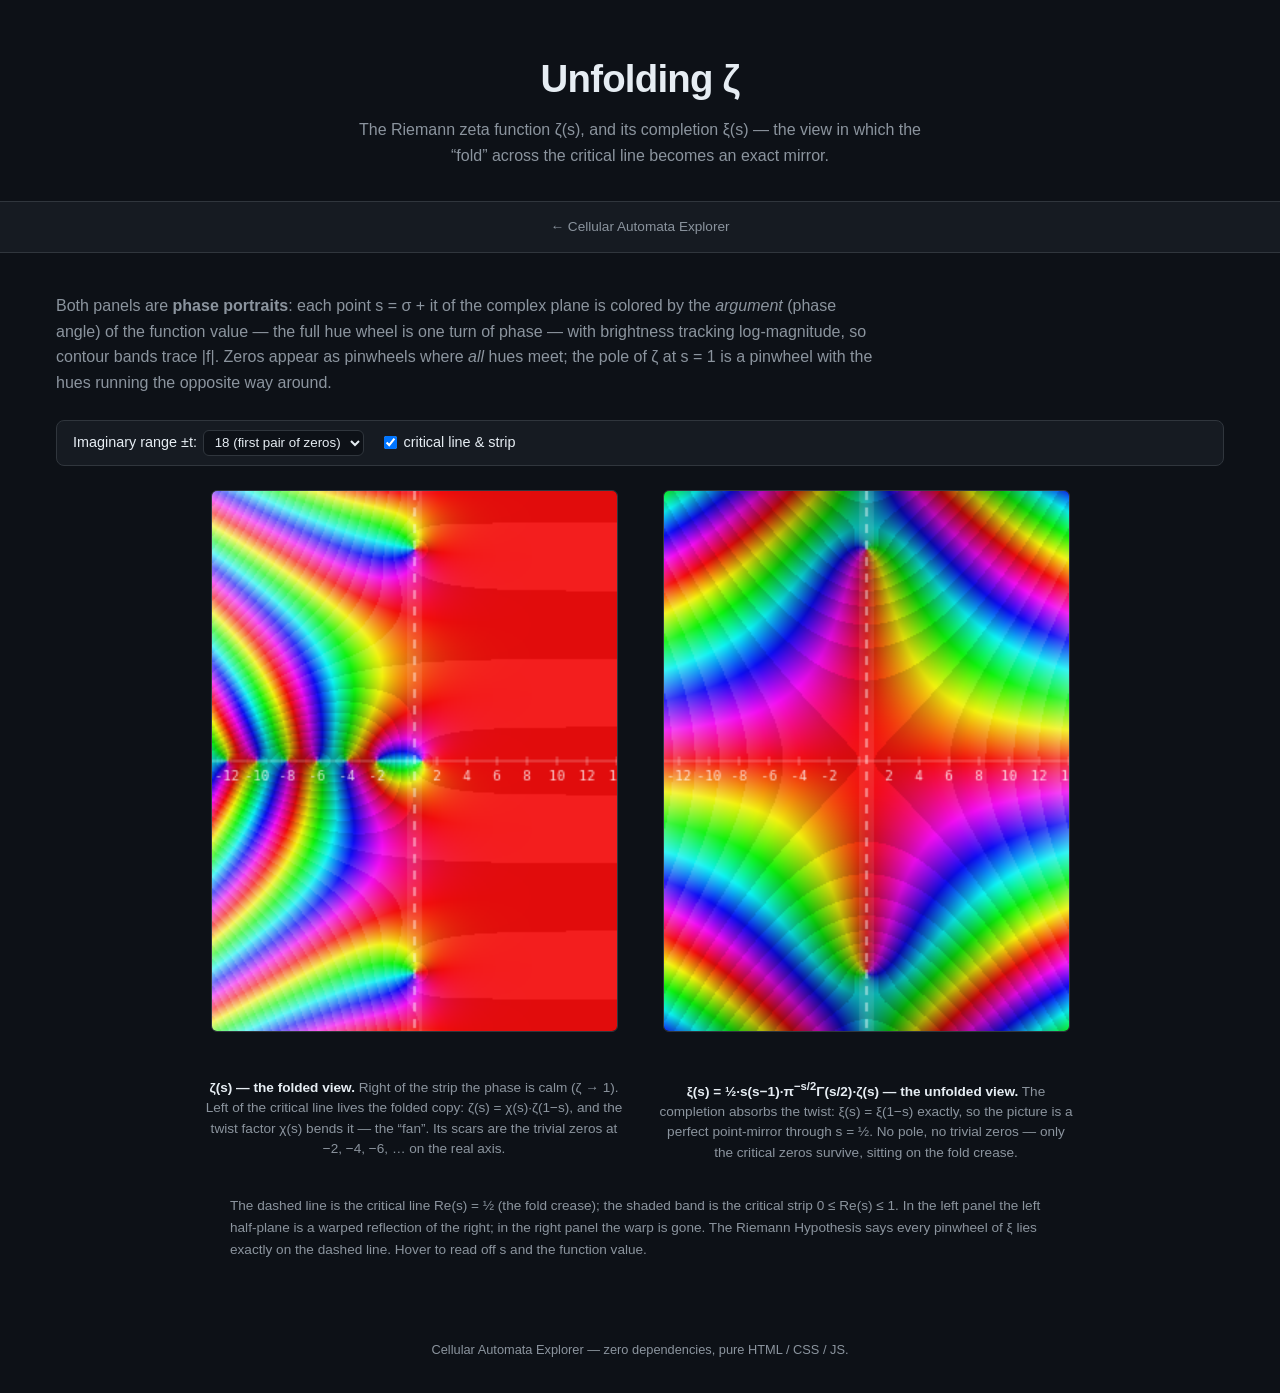
<file: zeta.html>
<!DOCTYPE html>
<html lang="en">
<head>
  <meta charset="UTF-8">
  <meta name="viewport" content="width=device-width, initial-scale=1.0">
  <title>Unfolding ζ — the completed function ξ(s)</title>
  <link rel="stylesheet" href="style.css">
  <style>
    .zeta-wrap { max-width: 1200px; margin: 0 auto; padding: 2rem 1rem 3rem; }
    .zeta-wrap p.intro { color: var(--text-dim); max-width: 820px; margin: 0.5rem 0 1.5rem; }
    .zeta-wrap code { background: var(--surface); border: 1px solid var(--border);
                      border-radius: 4px; padding: 0.05em 0.35em; font-size: 0.9em; }
    .zeta-controls { display: flex; flex-wrap: wrap; align-items: center; gap: 1.25rem;
                     background: var(--surface); border: 1px solid var(--border);
                     border-radius: 8px; padding: 0.6rem 1rem; margin-bottom: 1.5rem;
                     font-size: 0.9rem; }
    .zeta-controls label { display: inline-flex; align-items: center; gap: 0.4rem; cursor: pointer; }
    .zeta-controls select { background: var(--bg); color: var(--text);
                            border: 1px solid var(--border); border-radius: 6px; padding: 0.2rem 0.4rem; }
    #zeta-progress { color: var(--text-dim); margin-left: auto; font-variant-numeric: tabular-nums; }
    .zeta-panels { display: flex; flex-wrap: wrap; gap: 2rem; justify-content: center; }
    .zeta-panels figure { margin: 0; text-align: center; }
    .zeta-panels .canvas-stack { position: relative; display: inline-block;
                                 border: 1px solid var(--border); border-radius: 6px; overflow: hidden; }
    .zeta-panels canvas { display: block; width: 405px; height: auto; image-rendering: auto; }
    .zeta-panels canvas.overlay { position: absolute; inset: 0; pointer-events: none; }
    .zeta-panels figcaption { color: var(--text-dim); font-size: 0.85rem; max-width: 420px;
                              margin: 0.75rem auto 0; line-height: 1.5; }
    .zeta-panels figcaption strong { color: var(--text); }
    .zeta-readout { font-family: ui-monospace, SFMono-Regular, Menlo, monospace;
                    font-size: 0.78rem; color: var(--accent); min-height: 1.4em; margin-top: 0.4rem; }
    .zeta-legend { color: var(--text-dim); font-size: 0.85rem; max-width: 820px; margin: 2rem auto 0; }
  </style>
</head>
<body>

<header>
  <h1>Unfolding ζ</h1>
  <p>The Riemann zeta function ζ(s), and its completion ξ(s) — the view in which
     the “fold” across the critical line becomes an exact mirror.</p>
</header>

<nav id="main-nav">
  <a href="index.html">← Cellular Automata Explorer</a>
</nav>

<div class="zeta-wrap">
  <p class="intro">
    Both panels are <strong>phase portraits</strong>: each point s = σ + it of the complex
    plane is colored by the <em>argument</em> (phase angle) of the function value — the full
    hue wheel is one turn of phase — with brightness tracking log-magnitude, so contour bands
    trace |f|. Zeros appear as pinwheels where <em>all</em> hues meet; the pole of ζ at
    s&nbsp;=&nbsp;1 is a pinwheel with the hues running the opposite way around.
  </p>

  <div class="zeta-controls">
    <label>Imaginary range ±t:
      <select id="trange">
        <option value="18" selected>18 (first pair of zeros)</option>
        <option value="30">30 (first four pairs)</option>
        <option value="45">45 (first ten pairs)</option>
      </select>
    </label>
    <label><input type="checkbox" id="guides" checked> critical line &amp; strip</label>
    <span id="zeta-progress"></span>
  </div>

  <div class="zeta-panels">
    <figure>
      <div class="canvas-stack">
        <canvas id="cv-zeta"></canvas>
        <canvas id="ov-zeta" class="overlay"></canvas>
      </div>
      <div class="zeta-readout" id="ro-zeta">&nbsp;</div>
      <figcaption>
        <strong>ζ(s) — the folded view.</strong> Right of the strip the phase is calm
        (ζ → 1). Left of the critical line lives the folded copy: ζ(s) = χ(s)·ζ(1−s),
        and the twist factor χ(s) bends it — the “fan”. Its scars are the trivial zeros
        at −2, −4, −6, … on the real axis.
      </figcaption>
    </figure>
    <figure>
      <div class="canvas-stack">
        <canvas id="cv-xi"></canvas>
        <canvas id="ov-xi" class="overlay"></canvas>
      </div>
      <div class="zeta-readout" id="ro-xi">&nbsp;</div>
      <figcaption>
        <strong>ξ(s) = ½·s(s−1)·π<sup>−s/2</sup>Γ(s/2)·ζ(s) — the unfolded view.</strong>
        The completion absorbs the twist: ξ(s) = ξ(1−s) exactly, so the picture is a
        perfect point-mirror through s = ½. No pole, no trivial zeros — only the
        critical zeros survive, sitting on the fold crease.
      </figcaption>
    </figure>
  </div>

  <p class="zeta-legend">
    The dashed line is the critical line Re(s) = ½ (the fold crease); the shaded band is the
    critical strip 0 ≤ Re(s) ≤ 1. In the left panel the left half-plane is a warped reflection
    of the right; in the right panel the warp is gone. The Riemann Hypothesis says every
    pinwheel of ξ lies exactly on the dashed line. Hover to read off s and the function value.
  </p>
</div>

<footer>Cellular Automata Explorer — zero dependencies, pure HTML / CSS / JS.</footer>

<script src="zeta-math.js"></script>
<script>
(() => {
  'use strict';
  const { C, conj, zeta, xi } = ZM;

  const RE_MIN = -13, RE_MAX = 14;      // horizontal extent, centered on σ = 0.5
  const SAMPLES_PER_UNIT = 10;
  const W = (RE_MAX - RE_MIN) * SAMPLES_PER_UNIT;

  const panels = [
    { fn: zeta, cv: document.getElementById('cv-zeta'), ov: document.getElementById('ov-zeta'),
      ro: document.getElementById('ro-zeta'), name: 'ζ' },
    { fn: xi,   cv: document.getElementById('cv-xi'),   ov: document.getElementById('ov-xi'),
      ro: document.getElementById('ro-xi'),   name: 'ξ' },
  ];
  const progress = document.getElementById('zeta-progress');
  const trange = document.getElementById('trange');
  const guides = document.getElementById('guides');

  // Enhanced phase portrait: hue = phase, lightness = squashed log|f| + contour bands.
  function shade(f, px, off) {
    const mag = Math.hypot(f.re, f.im);
    if (!isFinite(mag)) { px[off] = px[off + 1] = px[off + 2] = 255; px[off + 3] = 255; return; }
    let h = Math.atan2(f.im, f.re) / (2 * Math.PI); if (h < 0) h += 1;
    const lg = Math.log(mag);
    let l = 0.5 + 0.27 * (2 / Math.PI) * Math.atan(0.2 * lg);
    const band = (lg / Math.LN2) - Math.floor(lg / Math.LN2);  // frac(log2|f|)
    l = Math.min(0.95, Math.max(0.05, l + 0.07 * (band - 0.5)));
    // HSL → RGB, s = 0.9
    const s = 0.9, q = l < 0.5 ? l * (1 + s) : l + s - l * s, p = 2 * l - q;
    const t2rgb = (t) => {
      t -= Math.floor(t);
      if (t < 1 / 6) return p + (q - p) * 6 * t;
      if (t < 1 / 2) return q;
      if (t < 2 / 3) return p + (q - p) * (2 / 3 - t) * 6;
      return p;
    };
    px[off]     = 255 * t2rgb(h + 1 / 3);
    px[off + 1] = 255 * t2rgb(h);
    px[off + 2] = 255 * t2rgb(h - 1 / 3);
    px[off + 3] = 255;
  }

  let renderToken = 0;

  function render() {
    const token = ++renderToken;
    const T = Number(trange.value);
    const H = 2 * T * SAMPLES_PER_UNIT;           // even → rows straddle the real axis
    const step = 1 / SAMPLES_PER_UNIT;

    for (const p of panels) {
      p.cv.width = p.ov.width = W;
      p.cv.height = p.ov.height = H;
      p.ctx = p.cv.getContext('2d');
      p.img = p.ctx.createImageData(W, H);
      p.T = T;
      drawGuides(p);
    }

    // f(conj s) = conj f(s) for both ζ and ξ, so compute the upper half
    // and mirror each row into the lower half with conjugate colors.
    const halfRows = H / 2;
    let row = 0;
    const CHUNK = 6;

    function pass() {
      if (token !== renderToken) return;
      const end = Math.min(row + CHUNK, halfRows);
      for (; row < end; row++) {
        const t = (halfRows - row - 0.5) * step;   // t > 0, offset off the real axis
        const yLo = H - 1 - row;                   // mirrored row at −t
        for (const p of panels) {
          const d = p.img.data;
          for (let x = 0; x < W; x++) {
            const sVal = C(RE_MIN + (x + 0.5) * step, t);
            const f = p.fn(sVal);
            shade(f, d, 4 * (row * W + x));
            shade(conj(f), d, 4 * (yLo * W + x));
          }
        }
      }
      for (const p of panels) p.ctx.putImageData(p.img, 0, 0);
      if (row < halfRows) {
        progress.textContent = `rendering… ${Math.round(100 * row / halfRows)}%`;
        setTimeout(pass, 0);
      } else {
        progress.textContent = '';
      }
    }
    pass();
  }

  function drawGuides(p) {
    const ctx = p.ov.getContext('2d');
    const { width: w, height: h } = p.ov;
    ctx.clearRect(0, 0, w, h);
    if (!guides.checked) return;
    const xOf = (re) => (re - RE_MIN) * SAMPLES_PER_UNIT;
    // critical strip 0..1
    ctx.fillStyle = 'rgba(255,255,255,0.10)';
    ctx.fillRect(xOf(0), 0, SAMPLES_PER_UNIT, h);
    // critical line
    ctx.strokeStyle = 'rgba(255,255,255,0.85)';
    ctx.setLineDash([6, 5]);
    ctx.beginPath(); ctx.moveTo(xOf(0.5), 0); ctx.lineTo(xOf(0.5), h); ctx.stroke();
    // real axis
    ctx.setLineDash([]);
    ctx.strokeStyle = 'rgba(255,255,255,0.35)';
    ctx.beginPath(); ctx.moveTo(0, h / 2); ctx.lineTo(w, h / 2); ctx.stroke();
    // ticks every 2 units on the real axis
    ctx.fillStyle = 'rgba(255,255,255,0.8)';
    ctx.font = '9px ui-monospace, monospace';
    ctx.textAlign = 'center';
    for (let re = Math.ceil(RE_MIN / 2) * 2; re <= RE_MAX; re += 2) {
      const x = xOf(re);
      ctx.beginPath(); ctx.moveTo(x, h / 2 - 3); ctx.lineTo(x, h / 2 + 3); ctx.stroke();
      if (re !== 0) ctx.fillText(String(re), x, h / 2 + 13);
    }
  }

  function hookReadout(p) {
    p.cv.parentElement.addEventListener('mousemove', (ev) => {
      const r = p.cv.getBoundingClientRect();
      const re = RE_MIN + ((ev.clientX - r.left) / r.width) * (RE_MAX - RE_MIN);
      const t = p.T * (1 - 2 * (ev.clientY - r.top) / r.height);
      const f = p.fn(C(re, t));
      const fmt = (v) => Math.abs(v) >= 1e5 || (Math.abs(v) < 1e-4 && v !== 0)
        ? v.toExponential(2) : v.toFixed(4);
      p.ro.textContent =
        `s = ${re.toFixed(2)} ${t < 0 ? '−' : '+'} ${Math.abs(t).toFixed(2)}i   ` +
        `${p.name}(s) = ${fmt(f.re)} ${f.im < 0 ? '−' : '+'} ${fmt(Math.abs(f.im))}i`;
    });
    p.cv.parentElement.addEventListener('mouseleave', () => { p.ro.innerHTML = '&nbsp;'; });
  }
  panels.forEach(hookReadout);

  trange.addEventListener('change', render);
  guides.addEventListener('change', () => panels.forEach(drawGuides));
  render();
})();
</script>

</body>
</html>
</file>
<file: style.css>
:root {
  --bg:        #0d1117;
  --surface:   #161b22;
  --border:    #30363d;
  --text:      #e6edf3;
  --text-dim:  #8b949e;
  --accent:    #58a6ff;
  --accent2:   #3fb950;
  --cell-size: 28px;
}

*, *::before, *::after { box-sizing: border-box; margin: 0; padding: 0; }
html { scroll-behavior: smooth; }

body {
  font-family: -apple-system, BlinkMacSystemFont, 'Segoe UI', Helvetica, Arial, sans-serif;
  background: var(--bg);
  color: var(--text);
  line-height: 1.6;
}

header {
  text-align: center;
  padding: 3rem 1rem 2rem;
  border-bottom: 1px solid var(--border);
}
header h1 { font-size: 2.4rem; font-weight: 700; letter-spacing: -0.02em; }
header p  { color: var(--text-dim); margin-top: 0.5rem; max-width: 600px; margin-inline: auto; }

nav {
  position: sticky;
  top: 0;
  z-index: 100;
  background: var(--surface);
  border-bottom: 1px solid var(--border);
  display: flex;
  justify-content: center;
  gap: 0.25rem;
  padding: 0.5rem 1rem;
  flex-wrap: wrap;
}
nav a {
  color: var(--text-dim);
  text-decoration: none;
  padding: 0.4rem 0.8rem;
  border-radius: 6px;
  font-size: 0.85rem;
  white-space: nowrap;
  transition: background 0.15s, color 0.15s;
}
nav a:hover, nav a.active { background: var(--border); color: var(--text); }

section.ca-section {
  max-width: 1200px;
  margin: 0 auto;
  padding: 2.5rem 1rem 3rem;
  border-bottom: 1px solid var(--border);
  overflow: hidden;
}
section.ca-section h2   { font-size: 1.6rem; margin-bottom: 0.5rem; }
section.ca-section .desc { color: var(--text-dim); margin-bottom: 1.5rem; max-width: 720px; }

.controls {
  display: flex;
  align-items: center;
  gap: 0.75rem;
  flex-wrap: wrap;
  margin-bottom: 1rem;
}
.controls label { font-size: 0.85rem; color: var(--text-dim); }
.controls input[type="number"],
.controls input[type="text"] {
  background: var(--bg);
  border: 1px solid var(--border);
  color: var(--text);
  border-radius: 6px;
  padding: 0.35rem 0.6rem;
  width: 140px;
  font-family: 'SF Mono', 'Cascadia Code', 'Consolas', monospace;
  font-size: 0.9rem;
}
.controls input:focus { outline: none; border-color: var(--accent); }
.controls button {
  background: var(--accent);
  color: #000;
  border: none;
  border-radius: 6px;
  padding: 0.4rem 1rem;
  cursor: pointer;
  font-weight: 600;
  font-size: 0.85rem;
  transition: opacity 0.15s;
}
.controls button:hover { opacity: 0.85; }
.controls .row-count {
  font-family: 'SF Mono', 'Cascadia Code', 'Consolas', monospace;
  font-size: 0.8rem;
  color: var(--text-dim);
  margin-left: 0.25rem;
}

.grid-wrap {
  overflow: hidden;
  height: 500px;
  border: 1px solid var(--border);
  border-radius: 8px;
  background: var(--surface);
  width: 100%;
  cursor: grab;
  /* Single-finger touch scrolls the page; two-finger gestures are
     captured by our own handlers for pan + pinch-zoom of the grid. */
  touch-action: pan-y;
  -webkit-user-select: none;
  user-select: none;
  -webkit-tap-highlight-color: transparent;
}
.zoom-slider {
  position: absolute;
  top: 4px;
  left: 4px;
  width: 80px;
  opacity: 0.15;
  transition: opacity 0.2s;
  z-index: 10;
  cursor: pointer;
}
.zoom-slider:hover, .zoom-slider:active { opacity: 0.8; }
.zoom-slider:disabled { opacity: 0; pointer-events: none; }
.grid-wrap table {
  border-collapse: separate;
  border-spacing: 2px;
  /* Renderer emits a <colgroup> with explicit per-column inline widths
     (CSS variables on <col> don't always inherit reliably). Combined
     with table-layout: fixed, that pins every column to cellsize. */
  table-layout: fixed;
}
.grid-wrap td {
  width: var(--cell-size);
  height: var(--cell-size);
  min-width: var(--cell-size);
  text-align: center;
  vertical-align: middle;
  font-family: 'SF Mono', 'Cascadia Code', 'Consolas', monospace;
  font-size: 0.7rem;
  border: none;
}
/* Long row-value readouts overflow visibly into the empty right-spacer
   area instead of widening the column. */
.grid-wrap td.row-value { overflow: visible; white-space: nowrap; }
.ca-tooltip {
  position: fixed;
  z-index: 1000;
  background: var(--surface);
  border: 1px solid var(--border);
  border-radius: 6px;
  padding: 4px 8px;
  font-family: 'SF Mono', 'Cascadia Code', 'Consolas', monospace;
  font-size: 0.75rem;
  color: var(--text);
  pointer-events: none;
  white-space: nowrap;
  box-shadow: 0 4px 12px rgba(0,0,0,0.4);
}
.grid-wrap td.row-label { text-align: right; color: var(--text-dim); white-space: nowrap; }
.grid-wrap td.row-value { text-align: left; color: var(--accent2); white-space: nowrap; }
.grid-wrap td.source-highlight { outline: 2px solid #58a6ff; outline-offset: -2px; z-index: 2; position: relative; }
.grid-wrap td.hovered-cell { outline: 2px solid #f0883e; outline-offset: -2px; z-index: 3; position: relative; }

/* Row-0 click affordances when the renderer is in clickable mode. */
.grid-wrap table.grid-clickable td[data-row="0"] { cursor: pointer; }
.grid-wrap table.grid-clickable td[data-row="0"]:hover {
  filter: brightness(1.3);
}
.grid-wrap td.cell-extend {
  width: var(--cell-size);
  height: var(--cell-size);
  min-width: var(--cell-size);
  text-align: center;
  vertical-align: middle;
  font-family: 'SF Mono', 'Cascadia Code', 'Consolas', monospace;
  font-size: 0.9rem;
  color: var(--text-dim);
  background: transparent;
  border: 1px dashed var(--border);
  cursor: pointer;
  transition: color 0.15s, border-color 0.15s, background 0.15s;
}
.grid-wrap td.cell-extend:hover {
  color: var(--accent);
  border-color: var(--accent);
  background: rgba(88, 166, 255, 0.1);
}

.zoom-far td { font-size: 0; }
.zoom-far td.row-label, .zoom-far td.row-value { font-size: 0; }
.zoom-far text { display: none; }

footer { text-align: center; padding: 2rem 1rem; color: var(--text-dim); font-size: 0.8rem; }

.collatz-compare { overflow-x: auto; -webkit-overflow-scrolling: touch; }
.collatz-compare table { min-width: max-content; }

.hailstone-list {
  display: grid;
  grid-template-columns: repeat(auto-fill, minmax(320px, 1fr));
  gap: 1.25rem;
  margin-top: 0.5rem;
}
.hailstone-record {
  background: var(--surface);
  border: 1px solid var(--border);
  border-radius: 8px;
  padding: 0.75rem 1rem 1rem;
  display: flex;
  flex-direction: column;
  min-width: 0;
}
.hailstone-record-header {
  display: flex;
  align-items: baseline;
  gap: 0.75rem;
  margin-bottom: 0.5rem;
  padding-bottom: 0.5rem;
  border-bottom: 1px solid var(--border);
}
.hailstone-num {
  font-family: 'SF Mono', 'Cascadia Code', 'Consolas', monospace;
  font-size: 1.05rem;
  font-weight: 700;
  color: var(--text);
}
.hailstone-steps {
  font-size: 0.8rem;
  color: var(--text-dim);
}
.hailstone-rows {
  overflow-x: auto;
  -webkit-overflow-scrolling: touch;
}
.hailstone-row {
  display: flex;
  align-items: center;
  gap: 2px;
  margin-bottom: 4px;
  white-space: nowrap;
  width: max-content;
  min-width: 100%;
}
.hailstone-row:last-child { margin-bottom: 0; }
.h-row-label {
  font-family: 'SF Mono', 'Cascadia Code', 'Consolas', monospace;
  font-size: 0.65rem;
  color: var(--text-dim);
  width: 28px;
  flex-shrink: 0;
  text-align: right;
  padding-right: 4px;
}
.h-cell {
  display: inline-flex;
  align-items: center;
  justify-content: center;
  width: 18px;
  height: 18px;
  min-width: 18px;
  font-family: 'SF Mono', 'Cascadia Code', 'Consolas', monospace;
  font-size: 0.6rem;
  flex-shrink: 0;
}
.h-cell-blank { background: transparent; }

/* ---------------------------------------------------------------
   findings.html — the research write-up page
   --------------------------------------------------------------- */

.findings {
  max-width: 860px;
  margin: 0 auto;
  padding: 2.5rem 1rem 3rem;
  border-bottom: 1px solid var(--border);
}
.findings:last-of-type { border-bottom: none; }
.findings h2 { font-size: 1.6rem; margin-bottom: 0.75rem; letter-spacing: -0.01em; }
.findings h3 { font-size: 1.05rem; margin: 1.75rem 0 0.5rem; color: var(--text); }
.findings p  { margin-bottom: 0.9rem; color: var(--text); }
.findings p.dim { color: var(--text-dim); }
.findings ul, .findings ol { margin: 0 0 1rem 1.25rem; }
.findings li { margin-bottom: 0.45rem; }
.findings a { color: var(--accent); }
.findings code, .mono {
  font-family: 'SF Mono', 'Cascadia Code', 'Consolas', monospace;
  font-size: 0.85em;
  background: var(--surface);
  border: 1px solid var(--border);
  border-radius: 4px;
  padding: 0.05em 0.35em;
}
.findings pre {
  background: var(--surface);
  border: 1px solid var(--border);
  border-radius: 8px;
  padding: 0.85rem 1rem;
  overflow-x: auto;
  margin-bottom: 1rem;
  font-family: 'SF Mono', 'Cascadia Code', 'Consolas', monospace;
  font-size: 0.8rem;
  line-height: 1.5;
  color: var(--text);
}
.findings pre code { background: none; border: none; padding: 0; font-size: 1em; }

/* scope badges: every claim on the page carries one */
.scope {
  display: inline-block;
  font-family: 'SF Mono', 'Cascadia Code', 'Consolas', monospace;
  font-size: 0.7rem;
  font-weight: 600;
  letter-spacing: 0.02em;
  line-height: 1.4;
  padding: 0.1rem 0.45rem;
  border-radius: 4px;
  border: 1px solid currentColor;
  white-space: nowrap;
  vertical-align: 0.05em;
}
.scope-real  { color: #3fb950; }
.scope-value { color: #58a6ff; }
.scope-bulk  { color: #d29922; }
.scope-ring  { color: #db6d64; }

.scope-key {
  display: grid;
  grid-template-columns: max-content 1fr;
  gap: 0.5rem 0.9rem;
  align-items: start;
  background: var(--surface);
  border: 1px solid var(--border);
  border-radius: 8px;
  padding: 1rem 1.1rem;
  margin-bottom: 1.25rem;
  font-size: 0.9rem;
}
.scope-key div { color: var(--text-dim); }

figure.fig {
  margin: 1.5rem 0 1.75rem;
  background: var(--surface);
  border: 1px solid var(--border);
  border-radius: 8px;
  padding: 0.75rem;
}
figure.fig img {
  display: block;
  width: 100%;
  height: auto;
  border-radius: 4px;
  background: #fff;
}
figure.fig figcaption {
  margin-top: 0.7rem;
  font-size: 0.82rem;
  line-height: 1.5;
  color: var(--text-dim);
}
figure.fig figcaption .scope { margin-right: 0.4rem; }
figure.fig figcaption .file {
  font-family: 'SF Mono', 'Cascadia Code', 'Consolas', monospace;
  font-size: 0.75rem;
  opacity: 0.75;
}

.findings table.data {
  width: 100%;
  border-collapse: collapse;
  margin: 0.5rem 0 1.25rem;
  font-size: 0.85rem;
}
.findings table.data th,
.findings table.data td {
  border-bottom: 1px solid var(--border);
  padding: 0.4rem 0.6rem;
  text-align: right;
  font-family: 'SF Mono', 'Cascadia Code', 'Consolas', monospace;
}
.findings table.data th { color: var(--text-dim); font-weight: 600; text-align: right; }
.findings table.data th:first-child,
.findings table.data td:first-child { text-align: left; }
.table-wrap { overflow-x: auto; -webkit-overflow-scrolling: touch; }

.callout {
  border-left: 3px solid var(--accent);
  background: var(--surface);
  border-radius: 0 8px 8px 0;
  padding: 0.85rem 1rem;
  margin: 1.25rem 0;
  font-size: 0.92rem;
}
.callout.negative { border-left-color: #d29922; }
.callout.retract  { border-left-color: #db6d64; }
.callout strong { color: var(--text); }

.retracted-item { margin-bottom: 1rem; }
.retracted-item .tag {
  display: inline-block;
  font-family: 'SF Mono', 'Cascadia Code', 'Consolas', monospace;
  font-size: 0.7rem;
  font-weight: 700;
  color: #db6d64;
  border: 1px solid #db6d64;
  border-radius: 4px;
  padding: 0.05rem 0.4rem;
  margin-right: 0.4rem;
}

@media (max-width: 700px) {
  .findings { padding: 1.5rem 0.85rem 2rem; }
  .findings h2 { font-size: 1.3rem; }
  .scope-key { grid-template-columns: 1fr; gap: 0.25rem; }
  .scope-key div { margin-bottom: 0.5rem; }
}

@media (max-width: 700px) {
  header { padding: 1.75rem 1rem 1.25rem; }
  header h1 { font-size: 1.6rem; }
  header p { font-size: 0.9rem; }

  nav {
    justify-content: flex-start;
    flex-wrap: nowrap;
    overflow-x: auto;
    -webkit-overflow-scrolling: touch;
    padding: 0.4rem 0.75rem;
    scrollbar-width: none;
  }
  nav::-webkit-scrollbar { display: none; }
  nav a { padding: 0.35rem 0.6rem; font-size: 0.8rem; }

  section.ca-section { padding: 1.5rem 0.75rem 2rem; }
  section.ca-section h2 { font-size: 1.3rem; }
  section.ca-section .desc { font-size: 0.9rem; }

  .controls { gap: 0.5rem; }
  .controls input[type="number"],
  .controls input[type="text"] { width: 110px; }

  .grid-wrap { height: 60vh; max-height: 500px; min-height: 280px; }
  .zoom-slider { opacity: 0.4; }
}
</file>
